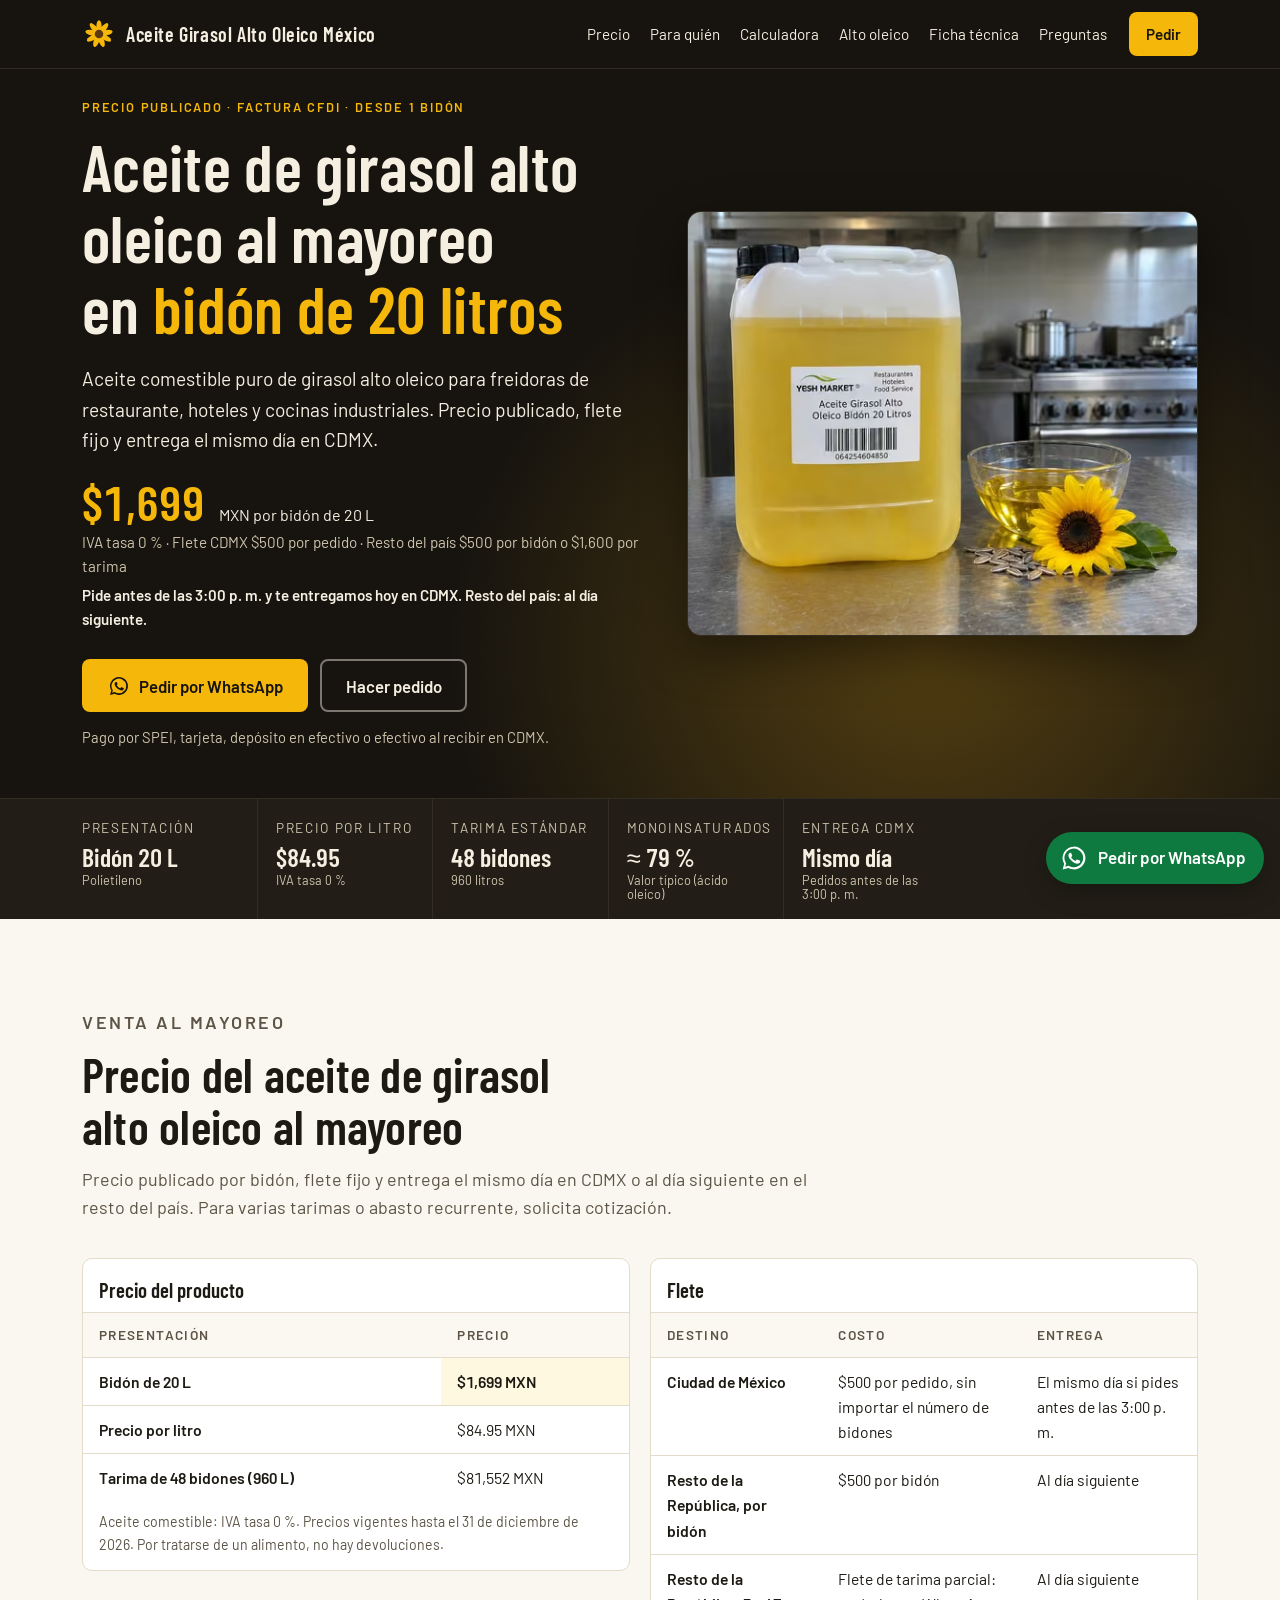
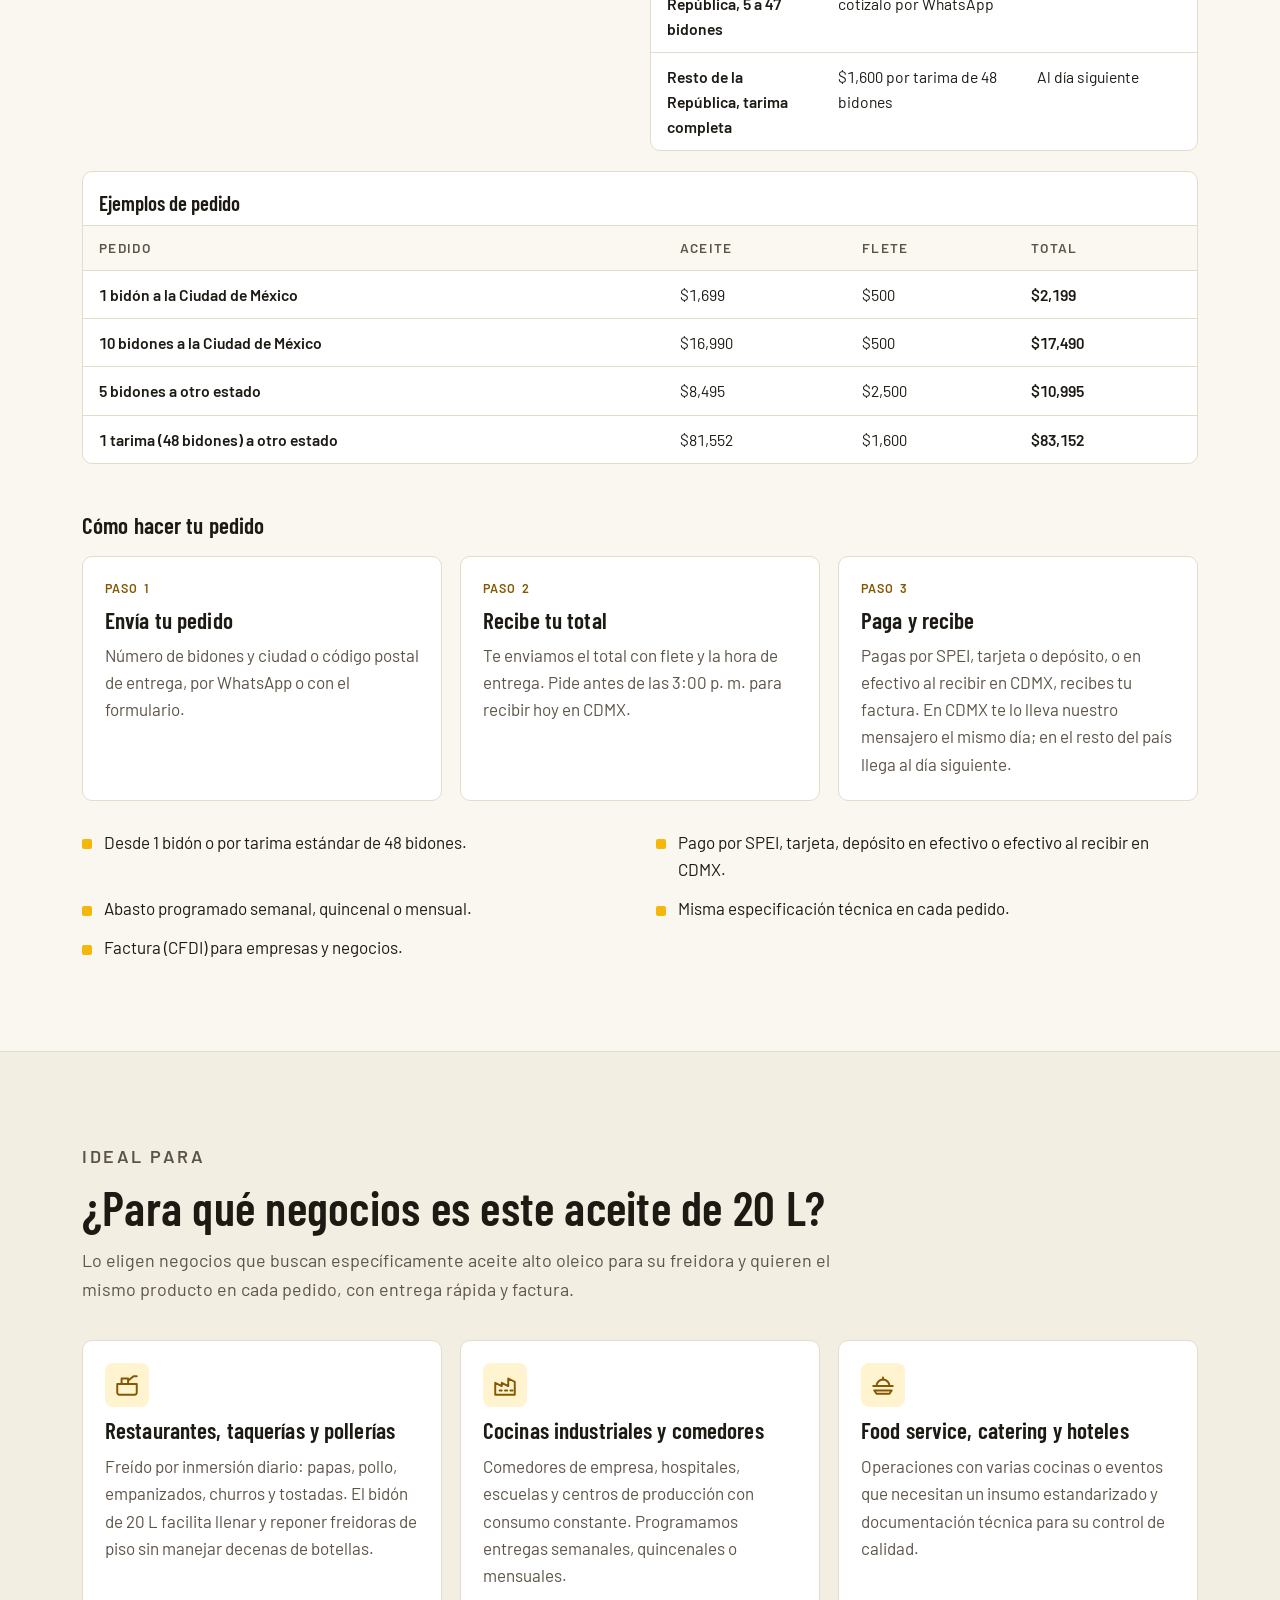
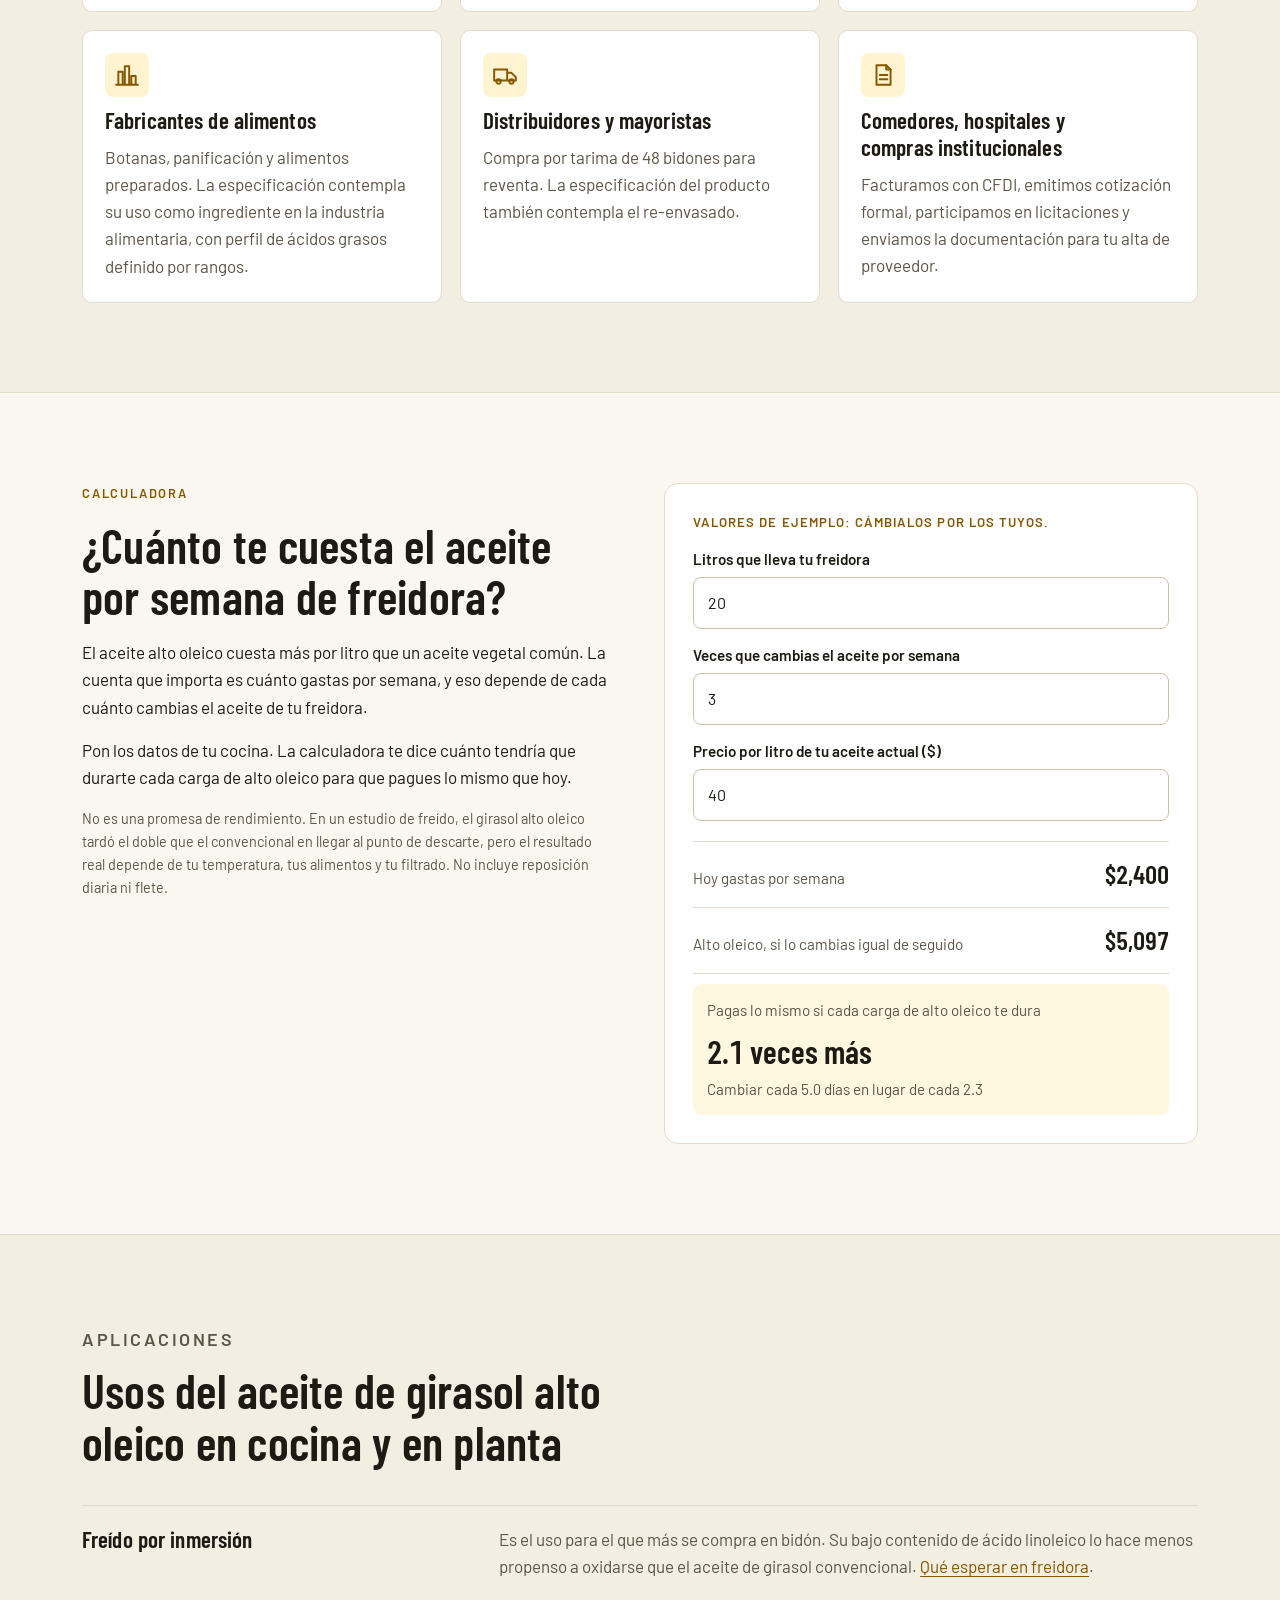
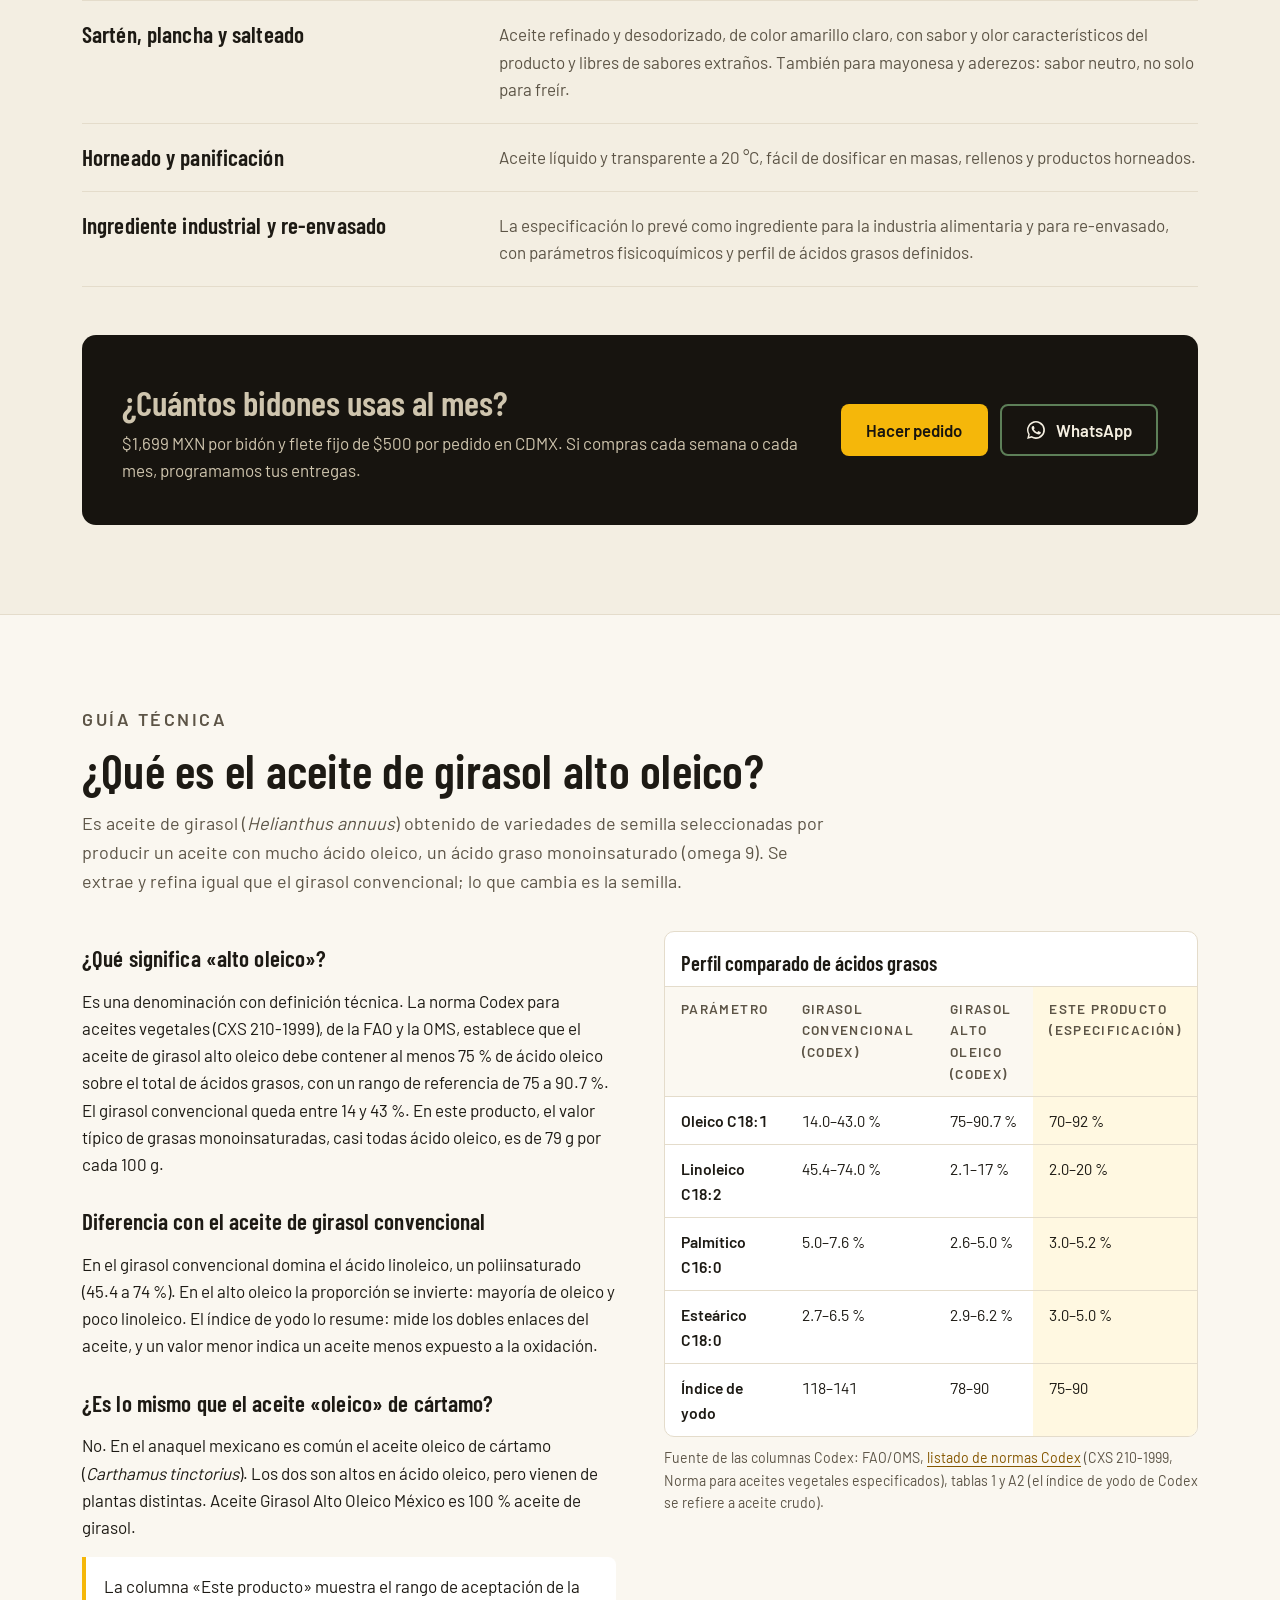
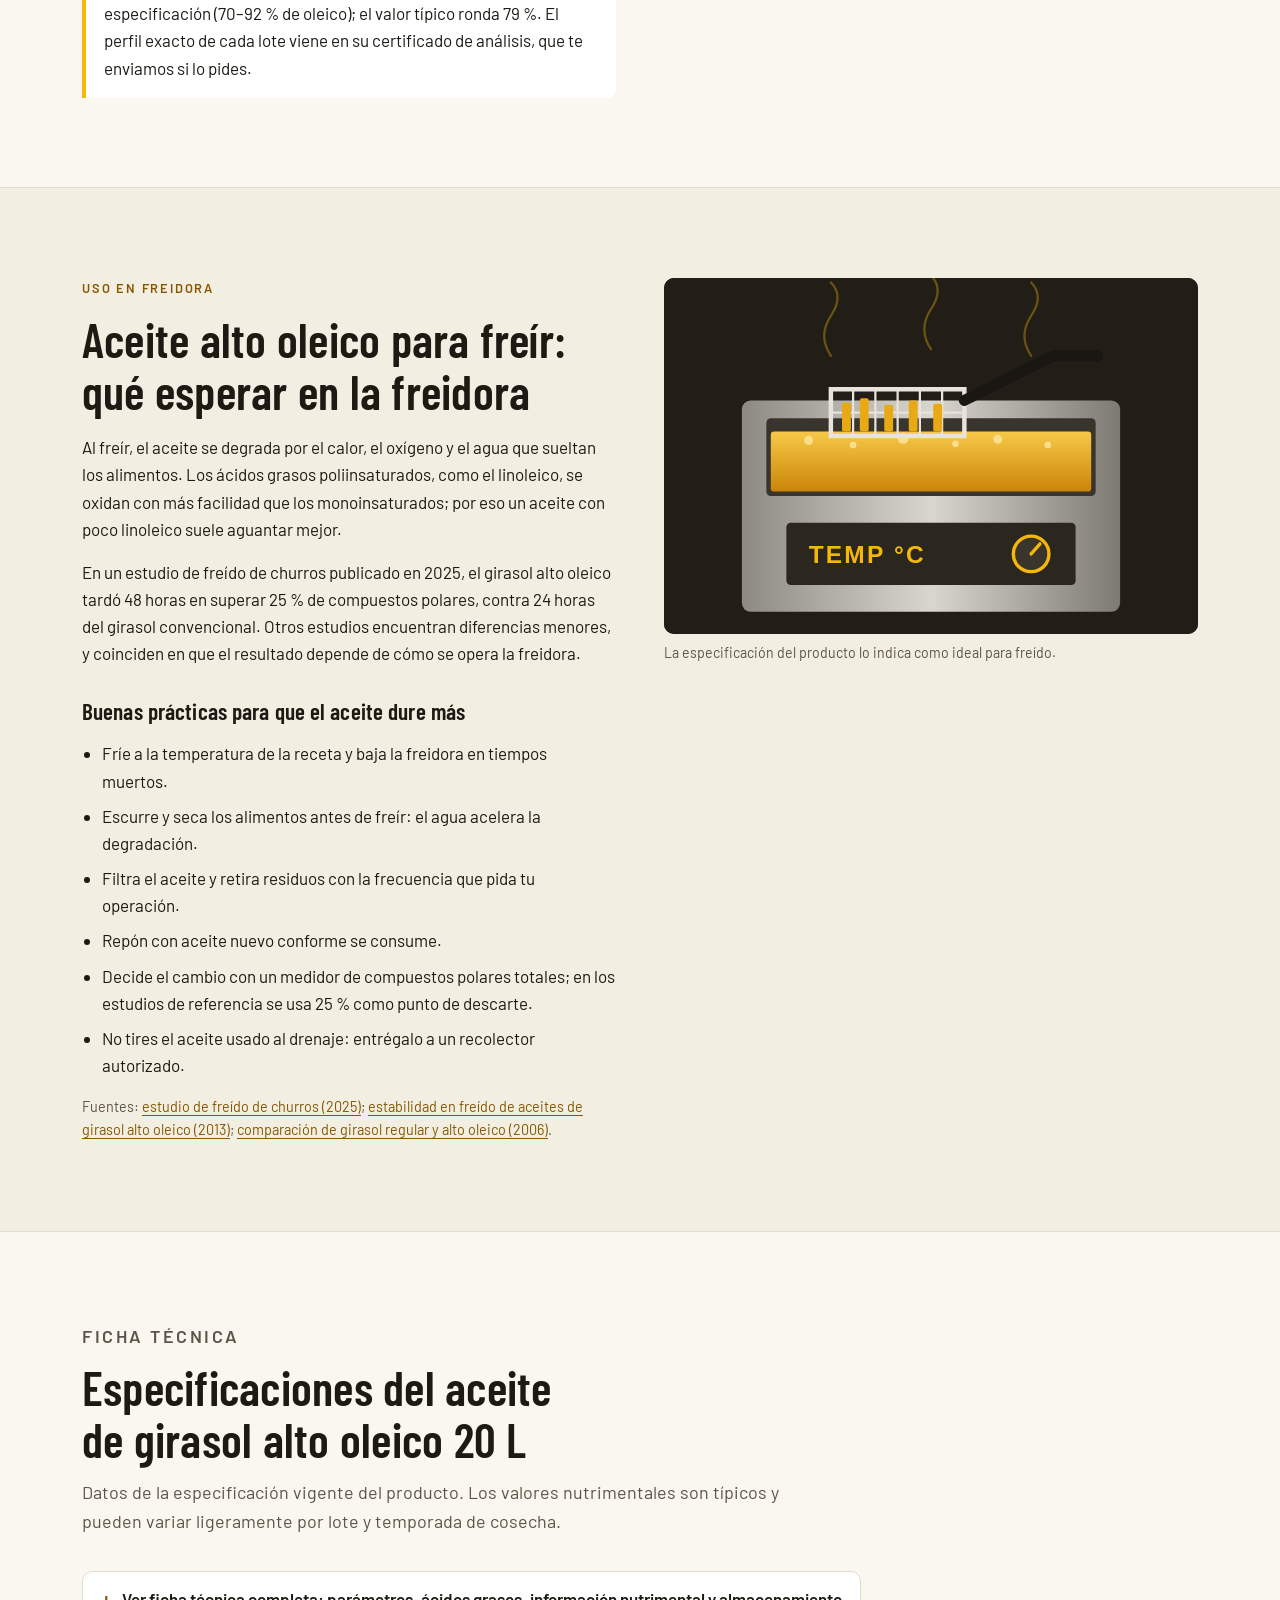
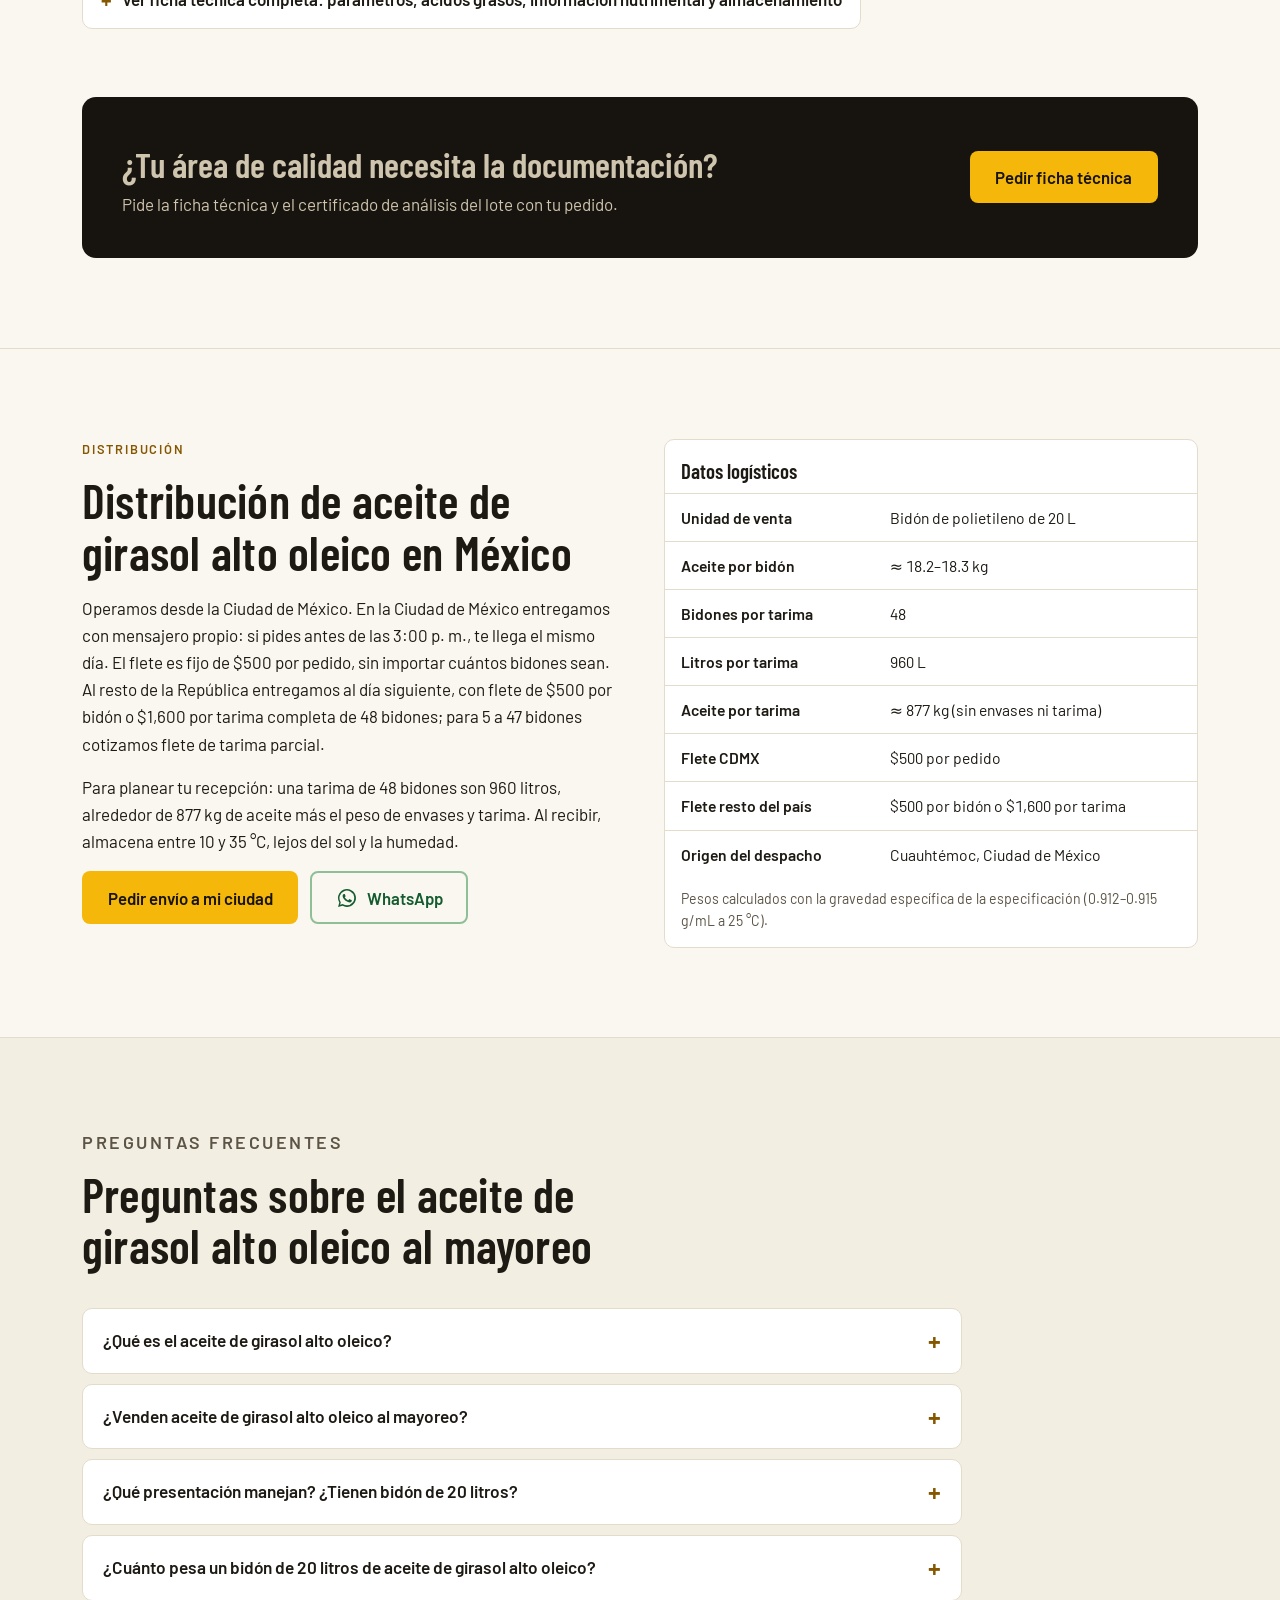
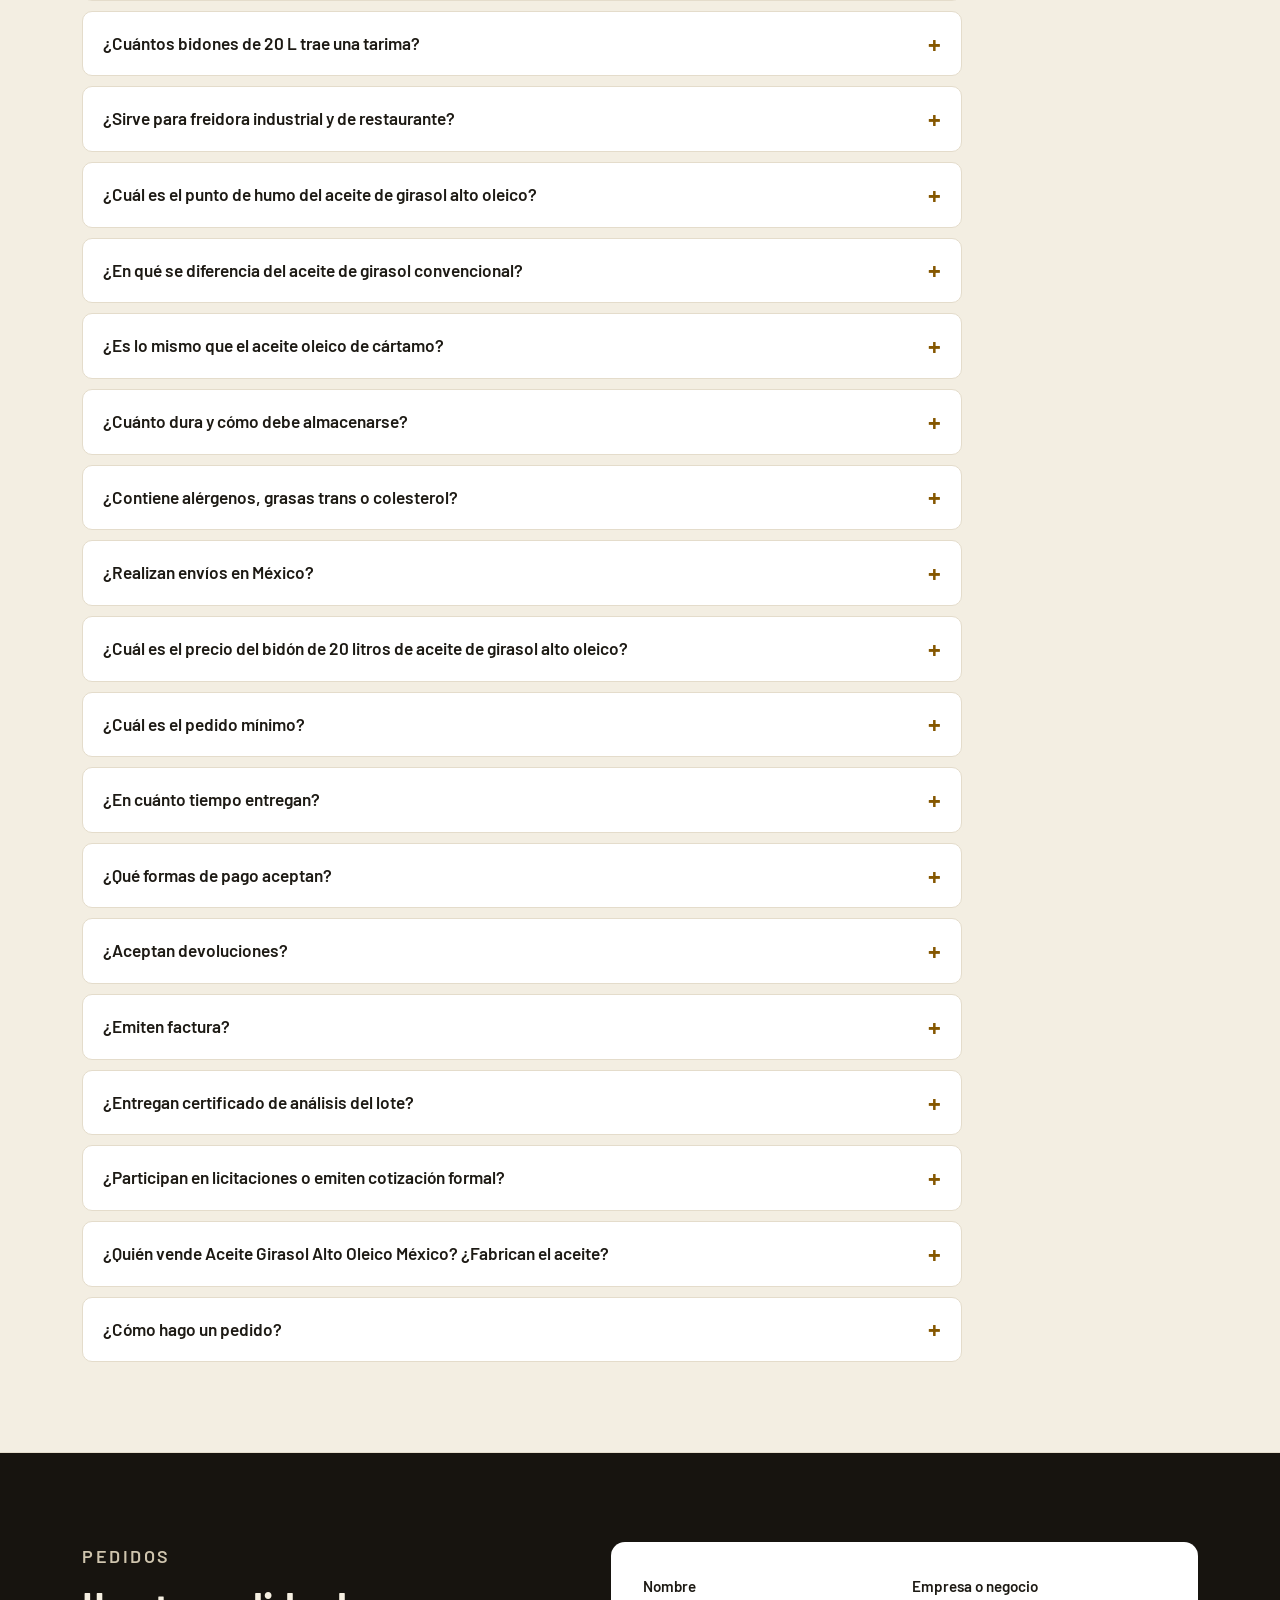
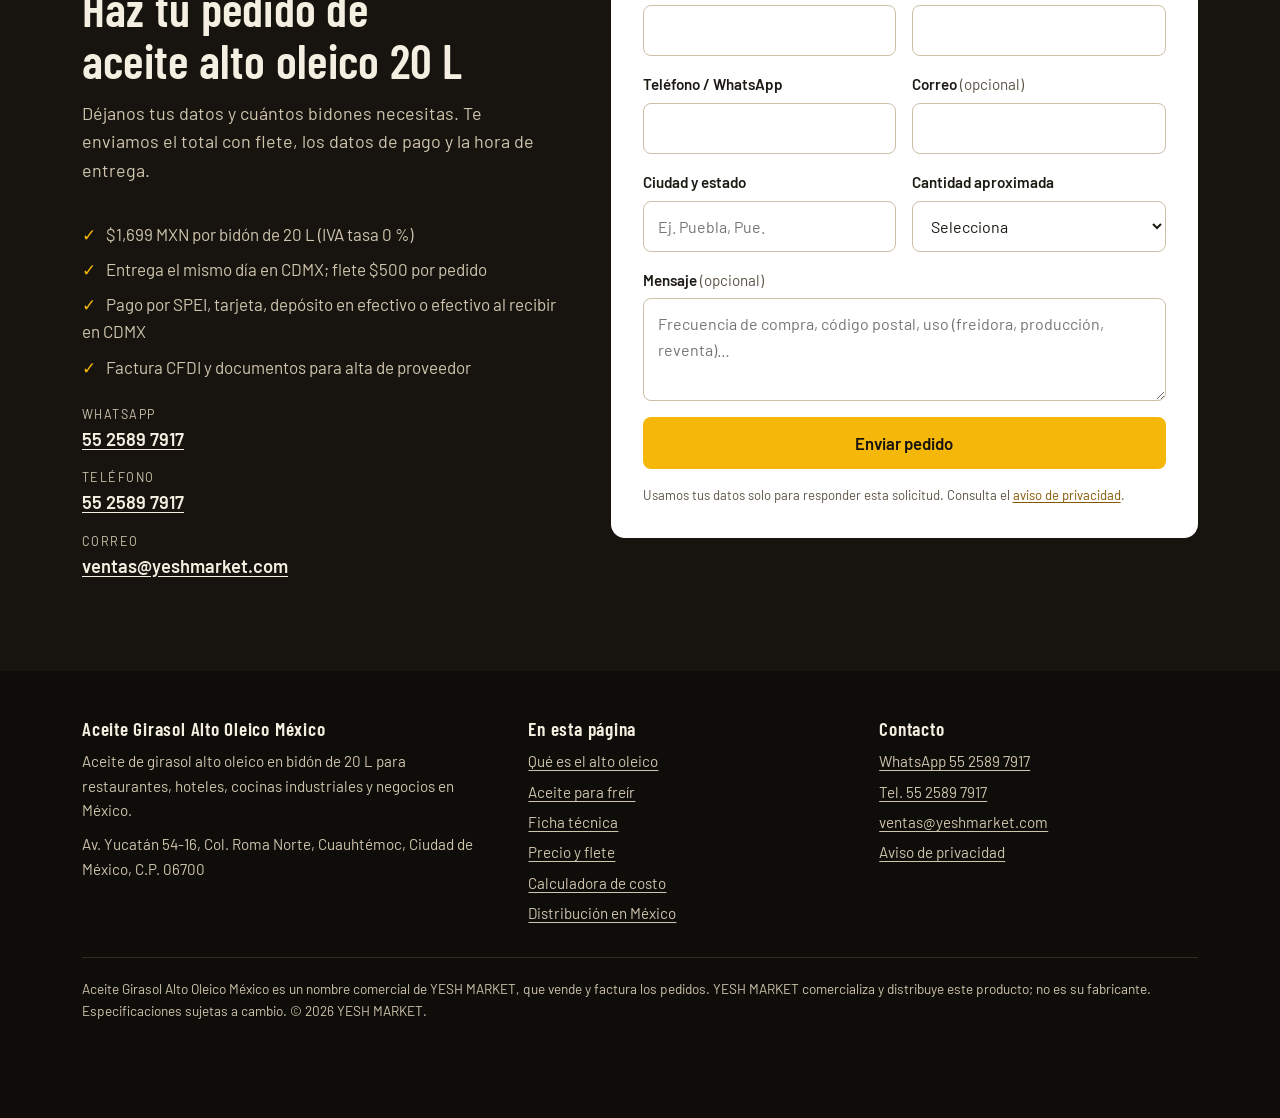
<file: index.html>
<!doctype html>
<html lang="es-MX">
<head>
<meta charset="utf-8">
<!-- Google Tag Manager -->
<script>(function(w,d,s,l,i){w[l]=w[l]||[];w[l].push({'gtm.start':new Date().getTime(),event:'gtm.js'});var f=d.getElementsByTagName(s)[0],j=d.createElement(s),dl=l!='dataLayer'?'&l='+l:'';j.async=true;j.src='https://www.googletagmanager.com/gtm.js?id='+i+dl;f.parentNode.insertBefore(j,f);})(window,document,'script','dataLayer','GTM-TG3WTXMM');</script>
<!-- End Google Tag Manager -->
<meta name="viewport" content="width=device-width,initial-scale=1,viewport-fit=cover">
<title>Aceite de girasol alto oleico 20 litros · $1,699 al mayoreo</title>
<meta name="description" content="Aceite de girasol alto oleico en bidón de 20 litros a $1,699 MXN ($84.95/litro). Desde 1 bidón, para freidora industrial. Factura CFDI y entrega el mismo día en CDMX.">
<meta name="robots" content="index,follow,max-image-preview:large,max-snippet:-1">
<link rel="canonical" href="https://aceitealtooleico.com/">
<link rel="alternate" hreflang="es-MX" href="https://aceitealtooleico.com/">
<meta name="theme-color" content="#17140f">
<link rel="icon" href="assets/img/favicon.svg" type="image/svg+xml">
<link rel="apple-touch-icon" href="assets/img/apple-touch-icon.png">
<link rel="manifest" href="site.webmanifest">
<link rel="preload" as="image" type="image/avif" imagesrcset="assets/img/bidon-20-litros-aceite-girasol-alto-oleico-cocina.avif 1x, assets/img/bidon-20-litros-aceite-girasol-alto-oleico-cocina-2x.avif 2x" fetchpriority="high">
<link rel="preload" href="assets/fonts/barlow-condensed-latin-600-normal.woff2" as="font" type="font/woff2" crossorigin>
<link rel="preload" href="assets/fonts/barlow-latin-400-normal.woff2" as="font" type="font/woff2" crossorigin>
<link rel="preload" href="assets/fonts/barlow-latin-600-normal.woff2" as="font" type="font/woff2" crossorigin>
<style>/* Concepto: hoja de especificación industrial. Hero oscuro con el bidón y su escala de litros;
   secciones claras tipo ficha técnica; el amarillo girasol se reserva para acciones y datos clave. */
@font-face{font-family:"Barlow Condensed";font-style:normal;font-weight:600;font-display:optional;src:url(assets/fonts/barlow-condensed-latin-600-normal.woff2) format("woff2")}
@font-face{font-family:"Barlow";font-style:normal;font-weight:400;font-display:optional;src:url(assets/fonts/barlow-latin-400-normal.woff2) format("woff2")}
@font-face{font-family:"Barlow";font-style:normal;font-weight:600;font-display:optional;src:url(assets/fonts/barlow-latin-600-normal.woff2) format("woff2")}

:root{
  --ink:#17140f;        /* fondo oscuro cálido */
  --ink-2:#221e17;
  --ink-3:#322c22;
  --paper:#faf7f0;      /* fondo claro */
  --card:#ffffff;
  --line:#e4dccb;
  --text:#1d1a14;
  --muted:#5c5446;
  --on-dark:#f5efe1;
  --on-dark-muted:#cfc5ae;
  --sun:#f5b70a;        /* amarillo girasol: acciones */
  --sun-hover:#ffc933;
  --gold-ink:#855700;   /* dorado legible sobre claro */
  --oil:#e8a915;
  --wa:#0f7a3f;
  --focus:#2b6cff;
  --display:"Barlow Condensed","Arial Narrow","Roboto Condensed",Arial,sans-serif;
  --body:"Barlow",system-ui,-apple-system,"Segoe UI",Roboto,Arial,sans-serif;
  --r:10px;
  --wrap:1180px;
  --gutter:clamp(16px,4vw,32px);
  color-scheme:light;
}
*,*::before,*::after{box-sizing:border-box}
html{-webkit-text-size-adjust:100%;scroll-behavior:smooth;scroll-padding-top:16px}
body{margin:0;background:var(--paper);color:var(--text);font-family:var(--body);font-size:1.0625rem;line-height:1.6;text-rendering:optimizeLegibility}
img,svg{max-width:100%;height:auto;display:block}
a{color:var(--gold-ink);text-underline-offset:.18em}
a:hover{color:var(--text)}
:focus-visible{outline:3px solid var(--focus);outline-offset:2px;border-radius:4px}
h1,h2,h3{font-family:var(--display);font-weight:600;line-height:1.08;text-wrap:balance;margin:0;letter-spacing:.005em}
h2{font-size:clamp(2rem,1.4rem + 2.2vw,3rem)}
h3{font-size:1.45rem;line-height:1.15}
p{margin:0}
.wrap{max-width:var(--wrap);margin-inline:auto;padding-inline:var(--gutter)}
.skip{position:absolute;left:-999px;top:0;background:var(--sun);color:var(--ink);padding:8px 14px;z-index:99}
.skip:focus{left:8px;top:8px}
.eyebrow{font-family:var(--body);font-weight:600;font-size:.8rem;letter-spacing:.14em;text-transform:uppercase;color:var(--gold-ink)}
.lead{font-size:1.2rem;max-width:62ch}
.muted{color:var(--muted)}
.small{font-size:.9rem}
.num{font-variant-numeric:tabular-nums}

/* Botones */
.btn{display:inline-flex;align-items:center;justify-content:center;gap:.55em;min-height:52px;padding:.8em 1.4em;border-radius:8px;font-family:var(--body);font-weight:600;font-size:1.05rem;line-height:1.1;text-decoration:none;border:2px solid transparent;cursor:pointer;transition:background-color .15s,border-color .15s,color .15s}
.btn svg{width:22px;height:22px;flex:none}
.btn-primary{background:var(--sun);color:var(--ink)}
.btn-primary:hover{background:var(--sun-hover);color:var(--ink)}
.btn-wa{background:transparent;color:var(--on-dark);border-color:#5d7f58}
.btn-wa:hover{background:#1c3a24;color:#fff}
.btn-outline{background:transparent;color:var(--on-dark);border-color:rgba(246,241,230,.45)}
.btn-outline:hover{background:rgba(246,241,230,.08);color:#fff}
.on-light .btn-wa{color:#145c2f;border-color:#8fbf99}
.on-light .btn-wa:hover{background:#e7f4ea;color:#0f4724}
.ctas{display:flex;flex-wrap:wrap;gap:12px}

/* Header */
.site-header{background:var(--ink);color:var(--on-dark);border-bottom:1px solid var(--ink-3)}
.site-header .wrap{display:flex;align-items:center;justify-content:space-between;gap:16px;min-height:68px}
.brand{display:flex;align-items:center;gap:10px;color:var(--on-dark);text-decoration:none;font-family:var(--display);font-size:1.5rem;letter-spacing:.06em}
.brand img{width:34px;height:34px}
.brand small{display:block;font-family:var(--body);font-size:.68rem;letter-spacing:.12em;color:var(--on-dark-muted);text-transform:uppercase;line-height:1.1}
.nav{display:flex;align-items:center;gap:22px}
.nav ul{display:flex;gap:20px;list-style:none;margin:0;padding:0}
.nav a:not(.btn){color:var(--on-dark);text-decoration:none;font-size:.95rem}
.nav a:not(.btn):hover{color:var(--sun)}
.nav .btn{min-height:44px;padding:.55em 1em;font-size:.95rem}
@media (max-width:900px){.nav ul{display:none}}
.nav .nav-wa{display:none}
@media (max-width:900px){.nav .nav-pedir{display:none}.nav .nav-wa{display:inline-flex}}

/* Hero */
.hero{background:var(--ink);color:var(--on-dark);position:relative;overflow:hidden}
.hero::before{content:"";position:absolute;inset:auto -10% -40% 35%;height:120%;background:radial-gradient(closest-side,rgba(232,169,21,.28),rgba(232,169,21,0));pointer-events:none}
.hero .wrap{position:relative;display:grid;grid-template-columns:minmax(0,1.15fr) minmax(0,.85fr);gap:40px;align-items:center;padding-block:28px 48px}
.crumbs{grid-column:1/-1;font-size:.85rem;color:var(--on-dark-muted)}
.crumbs ol{list-style:none;display:flex;flex-wrap:wrap;gap:6px;margin:0;padding:0}
.crumbs li+li::before{content:"›";margin-right:6px;color:var(--on-dark-muted)}
.crumbs a{color:var(--on-dark-muted)}
.hero .eyebrow{color:var(--sun)}
.hero h1{font-size:clamp(2.4rem,1.6rem + 3.2vw,4.1rem);margin-top:14px;max-width:19ch}
.hero h1 em{font-style:normal;color:var(--sun)}
.hero .lead{margin-top:20px;color:var(--on-dark)}
.hero .ctas{margin-top:28px}
.hero .note{margin-top:14px;color:var(--on-dark-muted);font-size:.92rem}
.hero-fig{justify-self:center;width:min(100%,400px)}
.hero-fig img{width:100%;height:auto;aspect-ratio:420/500}
@media (max-width:820px){
  .hero .wrap{grid-template-columns:1fr;gap:24px;padding-block:20px 36px}
  .hero-fig{width:min(56vw,230px)}
}

/* Tira de especificaciones */
.specbar{background:var(--ink-2);color:var(--on-dark);border-top:1px solid var(--ink-3)}
@media (min-width:1024px){.specbar dl{padding-right:240px}}
.specbar dl{margin:0;display:grid;grid-template-columns:repeat(5,minmax(0,1fr))}
.specbar dl>div{padding:18px 18px;border-left:1px solid var(--ink-3)}
.specbar dl>div:first-child{border-left:0;padding-left:0}
.specbar dt{font-size:.85rem;letter-spacing:.12em;text-transform:uppercase;color:var(--on-dark-muted)}
.specbar dd{margin:4px 0 0;font-family:var(--display);font-size:1.6rem;line-height:1.1;font-variant-numeric:tabular-nums}
.specbar dd span{display:block;font-family:var(--body);font-size:.8rem;color:var(--on-dark-muted);margin-top:2px}
@media (max-width:900px){
  .specbar dl{grid-template-columns:repeat(2,minmax(0,1fr))}
  .specbar dl>div,.specbar dl>div:first-child{border-left:0;padding:14px 0;border-top:1px solid var(--ink-3)}
  .specbar dl>div:nth-child(-n+2){border-top:0}
  .specbar dl>div:last-child{grid-column:1/-1}
}

/* Secciones */
.section{padding-block:clamp(56px,7vw,96px)}
.section+.section{border-top:1px solid var(--line)}
.head{display:grid;gap:12px;max-width:760px;margin-bottom:36px}
.head p{color:var(--muted);font-size:1.12rem}
.alt{background:#f3eee2}

/* Tarjetas de clientes */
.grid-3{display:grid;grid-template-columns:repeat(3,minmax(0,1fr));gap:18px}
@media (max-width:900px){.grid-3{grid-template-columns:repeat(2,minmax(0,1fr))}}
@media (max-width:600px){.grid-3{grid-template-columns:1fr}}
.card{background:var(--card);border:1px solid var(--line);border-radius:var(--r);padding:22px;display:grid;gap:10px;align-content:start;min-width:0}
.card .ico{width:44px;height:44px;border-radius:8px;background:#fff4cf;display:grid;place-items:center}
.card .ico svg{width:26px;height:26px}
.card p{color:var(--muted)}

/* Tablas */
.table-wrap{overflow-x:auto;border:1px solid var(--line);border-radius:var(--r);background:var(--card)}
table{width:100%;border-collapse:collapse;font-variant-numeric:tabular-nums;font-size:.98rem}
caption{text-align:left;padding:14px 16px 6px;font-family:var(--display);font-size:1.3rem;font-weight:600}
th,td{padding:11px 16px;text-align:left;vertical-align:top;border-top:1px solid var(--line)}
thead th{font-size:.85rem;letter-spacing:.1em;text-transform:uppercase;color:var(--muted);font-weight:600;background:#fbf8f1}
tbody th{font-weight:600}
td.hl,th.hl{background:#fff8e1}
.tnote{font-size:.88rem;color:var(--muted);margin-top:10px}

/* Aplicaciones */
.apps{display:grid;gap:0;border-top:1px solid var(--line)}
.app{display:grid;grid-template-columns:minmax(0,.9fr) minmax(0,1.6fr);gap:24px;padding:20px 0;border-bottom:1px solid var(--line)}
.app p{color:var(--muted)}
@media (max-width:700px){.app{grid-template-columns:1fr;gap:6px}}

/* Banda CTA */
.cta-band{background:var(--ink);color:var(--on-dark);border-radius:14px;padding:clamp(24px,4vw,40px);display:grid;grid-template-columns:minmax(0,1.4fr) auto;gap:24px;align-items:center;margin-top:48px}
.cta-band h3,.cta-band .h3{font-family:var(--display);font-size:clamp(1.6rem,1.2rem + 1.4vw,2.2rem);font-weight:600;line-height:1.1}
.cta-band p{color:var(--on-dark-muted);margin-top:8px}
@media (max-width:760px){.cta-band{grid-template-columns:1fr}}

/* Alto oleico */
.split{display:grid;grid-template-columns:minmax(0,1fr) minmax(0,1fr);gap:48px;align-items:start}
@media (max-width:900px){.split{grid-template-columns:1fr;gap:32px}}
.prose{display:grid;gap:16px;max-width:66ch}
.prose h3{margin-top:14px}
.prose ul{margin:0;padding-left:1.2em;display:grid;gap:8px}
.callout{border-left:4px solid var(--sun);background:var(--card);padding:16px 18px;border-radius:0 8px 8px 0}
.fig{border-radius:var(--r);overflow:hidden;background:var(--ink-2)}
.fig img{width:100%;height:auto;aspect-ratio:3/2}
figure{margin:0}
figcaption{font-size:.88rem;color:var(--muted);margin-top:8px}

/* Ficha técnica */
.spec-grid{display:grid;grid-template-columns:repeat(2,minmax(0,1fr));gap:20px;align-items:start}
@media (max-width:900px){.spec-grid{grid-template-columns:1fr}}

/* Proceso de cotización */
.steps{list-style:none;margin:0;padding:0;display:grid;grid-template-columns:repeat(3,minmax(0,1fr));gap:18px;counter-reset:s}
.steps li{counter-increment:s;background:var(--card);border:1px solid var(--line);border-radius:var(--r);padding:22px;display:grid;gap:8px;align-content:start}
.steps li::before{content:"Paso " counter(s);font-size:.78rem;letter-spacing:.12em;text-transform:uppercase;color:var(--gold-ink);font-weight:600}
.steps p{color:var(--muted)}
@media (max-width:800px){.steps{grid-template-columns:1fr}}
.facts{display:grid;grid-template-columns:repeat(2,minmax(0,1fr));gap:12px 32px;margin:28px 0 0;padding:0;list-style:none}
.facts li{padding-left:22px;position:relative}
.facts li::before{content:"";position:absolute;left:0;top:.62em;width:10px;height:10px;border-radius:2px;background:var(--sun)}
@media (max-width:700px){.facts{grid-template-columns:1fr}}

/* FAQ */
.faq{display:grid;gap:10px;max-width:880px}
.faq details{background:var(--card);border:1px solid var(--line);border-radius:var(--r)}
.faq summary{cursor:pointer;list-style:none;padding:18px 52px 18px 20px;font-weight:600;font-size:1.08rem;position:relative}
.faq summary::-webkit-details-marker{display:none}
.faq summary::after{content:"+";position:absolute;right:20px;top:50%;transform:translateY(-50%);font-family:var(--display);font-size:1.8rem;color:var(--gold-ink);line-height:1}
.faq details[open] summary::after{content:"–"}
.faq details>div{padding:0 20px 18px;color:var(--muted);max-width:75ch}

/* Cotización */
.quote{background:var(--ink);color:var(--on-dark)}
.quote .head p{color:var(--on-dark-muted)}
.quote .eyebrow{color:var(--sun)}
.quote-grid{display:grid;grid-template-columns:minmax(0,.9fr) minmax(0,1.1fr);gap:48px;align-items:start}
@media (max-width:900px){.quote-grid{grid-template-columns:1fr;gap:32px}}
.contact-list{list-style:none;margin:24px 0 0;padding:0;display:grid;gap:14px}
.contact-list span{display:block;font-size:.78rem;letter-spacing:.12em;text-transform:uppercase;color:var(--on-dark-muted)}
.contact-list a,.contact-list b{color:var(--on-dark);font-size:1.15rem;font-weight:600}
.checks{list-style:none;padding:0;margin:20px 0 0;display:grid;gap:8px;color:var(--on-dark-muted)}
.checks li::before{content:"✓";color:var(--sun);margin-right:10px;font-weight:600}
.form{background:var(--card);color:var(--text);border-radius:14px;padding:clamp(20px,3vw,32px);display:grid;grid-template-columns:repeat(2,minmax(0,1fr));gap:16px}
.form .full{grid-column:1/-1}
@media (max-width:560px){.form{grid-template-columns:1fr}}
.field{display:grid;gap:6px;min-width:0}
.field label{font-weight:600;font-size:.95rem}
.field label .opt{font-weight:400;color:var(--muted)}
.field input,.field select,.field textarea{width:100%;font:inherit;font-size:1rem;color:var(--text);background:#fff;border:1.5px solid #cbbfa6;border-radius:8px;padding:12px 14px;min-height:50px}
.field textarea{min-height:96px;resize:vertical}
.field input:focus,.field select:focus,.field textarea:focus{outline:3px solid var(--focus);outline-offset:1px;border-color:var(--focus)}
.hp{position:absolute!important;left:-9999px!important;width:1px;height:1px;overflow:hidden}
.form .btn{width:100%}
.form-status{grid-column:1/-1;font-size:.95rem}
.form-status.ok{background:#e9f6ec;border:1px solid #9fd0aa;color:#0f4724;padding:14px;border-radius:8px}
.form-status.err{background:#fdecea;border:1px solid #f1a9a0;color:#7a1c10;padding:14px;border-radius:8px}
.form-status a{color:inherit;font-weight:600}
.legal{grid-column:1/-1;font-size:.82rem;color:var(--muted)}

/* Footer */
.site-footer{background:#0f0d09;color:var(--on-dark-muted);font-size:.95rem;padding-block:48px 96px}
.site-footer .wrap{display:grid;grid-template-columns:minmax(0,1.3fr) repeat(2,minmax(0,1fr));gap:32px}
.site-footer h2{font-size:1.2rem;color:var(--on-dark);margin-bottom:10px;letter-spacing:.04em}
.site-footer ul{list-style:none;margin:0;padding:0;display:grid;gap:6px}
.site-footer a{color:var(--on-dark-muted)}
.site-footer a:hover{color:var(--sun)}
.site-footer .disclaimer{grid-column:1/-1;border-top:1px solid var(--ink-3);padding-top:20px;font-size:.85rem}
@media (max-width:800px){.site-footer .wrap{grid-template-columns:1fr}}

/* WhatsApp flotante */
.wa-float{position:fixed;right:max(16px,env(safe-area-inset-right,0px));bottom:calc(16px + env(safe-area-inset-bottom,0px));z-index:50;display:flex;align-items:center;gap:10px;background:var(--wa);color:#fff;text-decoration:none;font-weight:600;border-radius:999px;padding:12px 18px 12px 14px;box-shadow:0 8px 24px rgba(0,0,0,.28)}
.wa-float svg{width:28px;height:28px}
.wa-float:hover{background:#0c6533;color:#fff}
@media (max-width:560px){.wa-float span{position:absolute;width:1px;height:1px;overflow:hidden;clip:rect(0 0 0 0)}.wa-float{padding:14px}}

@media (prefers-reduced-motion:reduce){html{scroll-behavior:auto}*{transition:none!important}}
.split>*,.spec-grid>*,.quote-grid>*,.hero .wrap>*{min-width:0}

/* Precio */
.price{margin-top:22px;display:grid;gap:4px}
.price-main{font-family:var(--display);font-size:clamp(2.2rem,1.6rem + 2vw,3rem);line-height:1;color:var(--sun)}
.price-main small{font-family:var(--body);font-size:1rem;color:var(--on-dark);margin-left:4px}
.price-sub{font-size:.95rem;color:var(--on-dark-muted)}
.price-grid{display:grid;grid-template-columns:repeat(2,minmax(0,1fr));gap:20px;align-items:start}
.price-grid>*{min-width:0}
.price-grid .full{grid-column:1/-1}
@media (max-width:800px){.price-grid{grid-template-columns:1fr}}
.sub{margin:48px 0 18px}

/* Foto del hero */
.hero-fig picture{display:block}
.hero-fig img.photo{aspect-ratio:532/443;width:100%;height:auto;border-radius:14px;box-shadow:0 18px 50px rgba(0,0,0,.45);border:1px solid var(--ink-3)}
.hero .wrap{grid-template-columns:minmax(0,1.05fr) minmax(0,.95fr)}
.hero-fig{width:min(100%,532px)}
@media (max-width:820px){.hero .wrap{grid-template-columns:1fr}.hero-fig{width:100%;max-width:532px}}

/* Marca en header */
.brand span{font-size:1.25rem;letter-spacing:.03em;line-height:1.05}
@media (max-width:560px){.brand span{font-size:1.02rem}.brand small{font-size:.62rem}}
/* Calculadora */
.calc{background:var(--card);border:1px solid var(--line);border-radius:14px;padding:clamp(20px,3vw,28px);display:grid;gap:14px;min-width:0}
.calc-tag{font-size:.82rem;letter-spacing:.08em;text-transform:uppercase;color:var(--gold-ink);font-weight:600}
.calc-out{margin:6px 0 0;display:grid;gap:0;border-top:1px solid var(--line)}
.calc-out div{display:flex;justify-content:space-between;align-items:baseline;gap:16px;padding:12px 0;border-bottom:1px solid var(--line)}
.calc-out dt{color:var(--muted);font-size:.95rem}
.calc-out dd{margin:0;font-family:var(--display);font-size:1.6rem;font-variant-numeric:tabular-nums;text-align:right}
.calc-out .calc-key{display:grid;gap:4px;background:#fff8e1;margin-top:10px;padding:14px;border-radius:8px;border:0}
.calc-out .calc-key dd{text-align:left;font-size:2rem;color:var(--text)}
.calc-out .calc-key small{display:block;font-family:var(--body);font-size:.95rem;color:var(--muted)}
.prose strong,.price-sub strong{color:inherit}
.price-sub strong{color:var(--on-dark)}
strong,b{font-weight:600}

/* Ficha técnica plegable */
details.more{margin-top:8px}
details.more>summary{cursor:pointer;list-style:none;display:inline-flex;align-items:center;gap:10px;font-weight:600;padding:14px 18px;border:1.5px solid var(--line);border-radius:10px;background:var(--card);margin-bottom:20px}
details.more>summary::-webkit-details-marker{display:none}
details.more>summary::before{content:"+";font-family:var(--display);font-size:1.5rem;line-height:1;color:var(--gold-ink)}
details.more[open]>summary::before{content:"–"}
blockquote.card{margin:0}
blockquote.card footer{font-weight:600;color:var(--text)}
</style>

<meta property="og:type" content="product">
<meta property="og:locale" content="es_MX">
<meta property="og:site_name" content="Aceite Girasol Alto Oleico México">
<meta property="og:title" content="Aceite de girasol alto oleico 20 litros · $1,699 al mayoreo">
<meta property="og:description" content="$1,699 MXN por bidón de 20 litros ($84.95 por litro). Para freidora industrial, restaurantes y cocinas industriales. Entrega el mismo día en CDMX.">
<meta property="og:url" content="https://aceitealtooleico.com/">
<meta property="og:image" content="https://aceitealtooleico.com/assets/img/og-aceite-girasol-alto-oleico-20-litros.jpg">
<meta property="og:image:width" content="1200">
<meta property="og:image:height" content="630">
<meta property="og:image:alt" content="Bidón de 20 litros de aceite de girasol alto oleico al mayoreo, Aceite Girasol Alto Oleico México">
<meta name="twitter:card" content="summary_large_image">
<meta name="twitter:title" content="Aceite de girasol alto oleico 20 litros · $1,699 al mayoreo">
<meta name="twitter:description" content="$1,699 MXN por bidón de 20 litros ($84.95 por litro). Para freidora industrial, restaurantes y cocinas industriales. Entrega el mismo día en CDMX.">
<meta name="twitter:image" content="https://aceitealtooleico.com/assets/img/og-aceite-girasol-alto-oleico-20-litros.jpg">
<meta name="twitter:image:alt" content="Bidón de 20 litros de aceite de girasol alto oleico al mayoreo">

<script type="application/ld+json">{"@context":"https://schema.org","@graph":[{"@type":"Organization","@id":"https://yeshmarket.com/#organization","name":"YESH MARKET","alternateName":"Aceite Girasol Alto Oleico México","url":"https://yeshmarket.com/","logo":{"@type":"ImageObject","url":"https://aceitealtooleico.com/assets/img/apple-touch-icon.png","width":180,"height":180},"email":"ventas@yeshmarket.com","telephone":"+525525897917","address":{"@type":"PostalAddress","streetAddress":"Av. Yucatán 54-16, Col. Roma Norte","addressLocality":"Cuauhtémoc, Ciudad de México","addressRegion":"CDMX","postalCode":"06700","addressCountry":"MX"},"contactPoint":[{"@type":"ContactPoint","contactType":"sales","telephone":"+525525897917","email":"ventas@yeshmarket.com","areaServed":"MX","availableLanguage":"es"}],"areaServed":{"@type":"Country","name":"México"}},{"@type":"WebSite","@id":"https://aceitealtooleico.com/#website","url":"https://aceitealtooleico.com/","name":"Aceite Girasol Alto Oleico México","publisher":{"@id":"https://yeshmarket.com/#organization"},"inLanguage":"es-MX"},{"@type":"WebPage","@id":"https://aceitealtooleico.com/#webpage","url":"https://aceitealtooleico.com/","name":"Aceite de girasol alto oleico 20 litros · $1,699 al mayoreo","description":"Aceite de girasol alto oleico en bidón de 20 litros a $1,699 MXN ($84.95/litro). Desde 1 bidón, para freidora industrial. Factura CFDI y entrega el mismo día en CDMX.","inLanguage":"es-MX","isPartOf":{"@id":"https://aceitealtooleico.com/#website"},"about":{"@id":"https://aceitealtooleico.com/#producto"},"mainEntity":{"@id":"https://aceitealtooleico.com/#producto"},"primaryImageOfPage":{"@type":"ImageObject","url":"https://aceitealtooleico.com/assets/img/bidon-aceite-girasol-alto-oleico-20-litros.jpg","width":1200,"height":1200},"dateModified":"2026-11-04"},{"@type":"Product","@id":"https://aceitealtooleico.com/#producto","sku":"ACEITE-GIRASOL-AO-20L","name":"Aceite comestible puro de girasol alto oleico, bidón de 20 L","brand":{"@type":"Brand","name":"Aceite Girasol Alto Oleico México"},"description":"Aceite comestible puro de girasol alto oleico con refinación completa, en bidón de polietileno de 20 litros, para freído, cocinas industriales, food service y producción de alimentos. Venta al mayoreo con cotización por volumen y distribución en México.","image":["https://aceitealtooleico.com/assets/img/bidon-20-litros-aceite-girasol-alto-oleico-cocina.jpg","https://aceitealtooleico.com/assets/img/bidon-aceite-girasol-alto-oleico-20-litros.jpg","https://aceitealtooleico.com/assets/img/bidon-aceite-girasol-alto-oleico-20-litros.webp"],"category":"Aceites comestibles > Aceite de girasol alto oleico","material":"Aceite de girasol (Helianthus annuus)","size":"20 L","url":"https://aceitealtooleico.com/","additionalProperty":[{"@type":"PropertyValue","name":"Presentación","value":"Bidón de polietileno de 20 L"},{"@type":"PropertyValue","name":"Bidones por tarima","value":"48"},{"@type":"PropertyValue","name":"Ácido oleico C18:1","value":"70–92 %"},{"@type":"PropertyValue","name":"Ácido linoleico C18:2","value":"2.0–20 %"},{"@type":"PropertyValue","name":"Ácidos grasos libres (como oleico)","value":"< 0.10 %"},{"@type":"PropertyValue","name":"Índice de peróxido al envasar","value":"< 2.0 meq/kg"},{"@type":"PropertyValue","name":"Índice de yodo","value":"75–90"},{"@type":"PropertyValue","name":"Vida de anaquel","value":"Hasta 12 meses"},{"@type":"PropertyValue","name":"Temperatura de almacenamiento","value":"10–35 °C"}],"offers":{"@type":"Offer","url":"https://aceitealtooleico.com/","price":"1699.00","priceCurrency":"MXN","priceValidUntil":"2026-12-31","itemCondition":"https://schema.org/NewCondition","availability":"https://schema.org/InStock","hasMerchantReturnPolicy":{"@type":"MerchantReturnPolicy","applicableCountry":"MX","returnPolicyCategory":"https://schema.org/MerchantReturnNotPermitted"},"validFrom":"2026-10-07","seller":{"@id":"https://yeshmarket.com/#organization"},"priceSpecification":{"@type":"UnitPriceSpecification","price":"1699.00","priceCurrency":"MXN","valueAddedTaxIncluded":true,"referenceQuantity":{"@type":"QuantitativeValue","value":1,"unitText":"bidón de 20 L"}},"eligibleQuantity":{"@type":"QuantitativeValue","minValue":1,"unitText":"bidón"},"shippingDetails":[{"@type":"OfferShippingDetails","shippingRate":{"@type":"MonetaryAmount","value":"500.00","currency":"MXN"},"shippingDestination":{"@type":"DefinedRegion","addressCountry":"MX","addressRegion":"CMX"},"deliveryTime":{"@type":"ShippingDeliveryTime","handlingTime":{"@type":"QuantitativeValue","minValue":0,"maxValue":0,"unitCode":"DAY"},"transitTime":{"@type":"QuantitativeValue","minValue":0,"maxValue":0,"unitCode":"DAY"}}},{"@type":"OfferShippingDetails","shippingRate":{"@type":"MonetaryAmount","value":"500.00","currency":"MXN"},"shippingDestination":{"@type":"DefinedRegion","addressCountry":"MX"},"deliveryTime":{"@type":"ShippingDeliveryTime","handlingTime":{"@type":"QuantitativeValue","minValue":0,"maxValue":0,"unitCode":"DAY"},"transitTime":{"@type":"QuantitativeValue","minValue":1,"maxValue":1,"unitCode":"DAY"}}}]},"nutrition":{"@type":"NutritionInformation","servingSize":"100 g","calories":"900 kcal","fatContent":"100 g","saturatedFatContent":"9.0 g","unsaturatedFatContent":"91.0 g","transFatContent":"0 g","cholesterolContent":"0 mg","proteinContent":"0 g","carbohydrateContent":"0 g","sodiumContent":"0 mg"}},{"@type":"FAQPage","@id":"https://aceitealtooleico.com/#faq","mainEntity":[{"@type":"Question","name":"¿Qué es el aceite de girasol alto oleico?","acceptedAnswer":{"@type":"Answer","text":"Es aceite de girasol obtenido de variedades de semilla (Helianthus annuus) seleccionadas por producir un aceite con mucho ácido oleico, un ácido graso monoinsaturado. La norma internacional Codex (CXS 210-1999) exige al menos 75 % de ácido oleico para llamarlo alto oleico; el girasol convencional tiene entre 14 y 43 %. En nuestro aceite, el valor típico de monoinsaturados ronda 79 %. El proceso de extracción y refinación es el mismo; lo que cambia es la semilla."}},{"@type":"Question","name":"¿Venden aceite de girasol alto oleico al mayoreo?","acceptedAnswer":{"@type":"Answer","text":"Sí. Aceite Girasol Alto Oleico México vende aceite comestible puro de girasol alto oleico al mayoreo, desde 1 bidón de 20 L hasta tarimas completas de 48 bidones, para restaurantes, cocinas industriales, food service, fabricantes de alimentos, distribuidores y compradores institucionales."}},{"@type":"Question","name":"¿Qué presentación manejan? ¿Tienen bidón de 20 litros?","acceptedAnswer":{"@type":"Answer","text":"Nuestra presentación principal es el bidón de polietileno de 20 litros. Se vende por pieza o por tarima estándar de 48 bidones (960 litros)."}},{"@type":"Question","name":"¿Cuánto pesa un bidón de 20 litros de aceite de girasol alto oleico?","acceptedAnswer":{"@type":"Answer","text":"El aceite de un bidón de 20 L pesa alrededor de 18.2 a 18.3 kg. Lo calculamos con la gravedad específica de la especificación del producto (0.912 a 0.915 g/mL a 25 °C); a eso se suma el peso del envase."}},{"@type":"Question","name":"¿Cuántos bidones de 20 L trae una tarima?","acceptedAnswer":{"@type":"Answer","text":"La configuración estándar es de 48 bidones por tarima: 960 litros, alrededor de 877 kg de aceite sin contar envases ni tarima."}},{"@type":"Question","name":"¿Sirve para freidora industrial y de restaurante?","acceptedAnswer":{"@type":"Answer","text":"Sí. La especificación del producto lo indica para freído, incluidas las freidoras industriales de inmersión y las freidoras de restaurante. Al tener poco ácido linoleico (2 a 20 %), es menos propenso a oxidarse que el girasol convencional, que suele tener entre 45 y 74 %. La vida útil real en freidora depende de la temperatura, el tipo de alimento, el filtrado y la reposición de aceite."}},{"@type":"Question","name":"¿Cuál es el punto de humo del aceite de girasol alto oleico?","acceptedAnswer":{"@type":"Answer","text":"La especificación de este producto no declara un punto de humo, así que no publicamos una cifra. Para decidir cuándo cambiar el aceite de una freidora, el indicador más usado en cocinas profesionales es el porcentaje de compuestos polares totales, que se mide con un medidor portátil."}},{"@type":"Question","name":"¿En qué se diferencia del aceite de girasol convencional?","acceptedAnswer":{"@type":"Answer","text":"En su perfil de ácidos grasos. El alto oleico tiene mayoría de ácido oleico (monoinsaturado) y poco linoleico (poliinsaturado); el convencional es al revés. Eso se refleja en un índice de yodo menor (75 a 90 en este producto, frente a 118 a 141 del girasol convencional según Codex), que indica menos dobles enlaces y mayor estabilidad frente a la oxidación."}},{"@type":"Question","name":"¿Es lo mismo que el aceite oleico de cártamo?","acceptedAnswer":{"@type":"Answer","text":"No. En México es común encontrar aceite oleico de cártamo (Carthamus tinctorius). Ambos son aceites altos en ácido oleico, pero vienen de plantas distintas. El que comercializamos es 100 % aceite de girasol (Helianthus annuus)."}},{"@type":"Question","name":"¿Cuánto dura y cómo debe almacenarse?","acceptedAnswer":{"@type":"Answer","text":"En bidón de 20 L la vida de anaquel puede alcanzar 12 meses si se respetan las buenas prácticas de almacenamiento: envase original bien cerrado, lugar fresco y seco, protegido de la luz solar y la humedad, entre 10 y 35 °C. Si se estiba sobre tarimas de madera, se recomienda colocar una separación de cartón."}},{"@type":"Question","name":"¿Contiene alérgenos, grasas trans o colesterol?","acceptedAnswer":{"@type":"Answer","text":"Su único ingrediente es aceite de girasol y no contiene alérgenos como ingrediente. La información nutrimental típica declara 0 mg de grasas trans y 0 mg de colesterol por 100 g. La declaración de alérgenos indica que en la planta de origen se almacenan cacahuate, coco y ajonjolí, sin compartir la línea de envasado; si tu programa de alérgenos lo requiere, solicita la declaración completa."}},{"@type":"Question","name":"¿Realizan envíos en México?","acceptedAnswer":{"@type":"Answer","text":"En la Ciudad de México entregamos con mensajero propio: si pides antes de las 3:00 p. m., te llega el mismo día. El flete es fijo de $500 por pedido, sin importar cuántos bidones sean. Al resto de la República entregamos al día siguiente, con flete de $500 por bidón o $1,600 por tarima completa de 48 bidones; para 5 a 47 bidones cotizamos flete de tarima parcial."}},{"@type":"Question","name":"¿Cuál es el precio del bidón de 20 litros de aceite de girasol alto oleico?","acceptedAnswer":{"@type":"Answer","text":"$1,699 MXN por bidón de 20 L ($84.95 por litro); el aceite comestible tiene IVA tasa 0 %. Una tarima de 48 bidones cuesta $81,552 MXN. El flete es aparte: $500 por pedido en la Ciudad de México y, en el resto de la República, $500 por bidón o $1,600 por tarima completa. Para varias tarimas o abasto recurrente, solicita cotización."}},{"@type":"Question","name":"¿Cuál es el pedido mínimo?","acceptedAnswer":{"@type":"Answer","text":"Vendemos desde 1 bidón de 20 L. En la Ciudad de México el flete es de $500 por pedido, así que conviene juntar varios bidones en una sola entrega."}},{"@type":"Question","name":"¿En cuánto tiempo entregan?","acceptedAnswer":{"@type":"Answer","text":"En la Ciudad de México entregamos con mensajero propio: si pides antes de las 3:00 p. m., te llega el mismo día. En el resto de la República, al día siguiente."}},{"@type":"Question","name":"¿Qué formas de pago aceptan?","acceptedAnswer":{"@type":"Answer","text":"Aceptamos SPEI, tarjeta y depósito en efectivo. En la Ciudad de México también puedes pagar en efectivo al recibir. No manejamos crédito."}},{"@type":"Question","name":"¿Aceptan devoluciones?","acceptedAnswer":{"@type":"Answer","text":"No. Por tratarse de un producto alimenticio, no aceptamos devoluciones."}},{"@type":"Question","name":"¿Emiten factura?","acceptedAnswer":{"@type":"Answer","text":"Sí. Facturamos con CFDI como YESH MARKET. Si tu empresa necesita darnos de alta como proveedor, te enviamos constancia de situación fiscal, opinión de cumplimiento del SAT y carátula bancaria."}},{"@type":"Question","name":"¿Entregan certificado de análisis del lote?","acceptedAnswer":{"@type":"Answer","text":"Sí. A solicitud enviamos el certificado de análisis del lote que te entregamos, la ficha técnica y las certificaciones disponibles del producto."}},{"@type":"Question","name":"¿Participan en licitaciones o emiten cotización formal?","acceptedAnswer":{"@type":"Answer","text":"Sí. Para comedores industriales, hospitales, universidades y otras instituciones preparamos cotización formal por escrito y participamos en licitaciones. Envíanos las bases o el requerimiento a ventas@yeshmarket.com o por WhatsApp al 55 2589 7917."}},{"@type":"Question","name":"¿Quién vende Aceite Girasol Alto Oleico México? ¿Fabrican el aceite?","acceptedAnswer":{"@type":"Answer","text":"Aceite Girasol Alto Oleico México es el nombre comercial con el que YESH MARKET, distribuidor B2B en la Ciudad de México, vende y factura este aceite. El aceite no lo producimos nosotros: lo adquirimos de su productor y lo vendemos al mayoreo, con precio publicado, entrega rápida y atención por WhatsApp."}},{"@type":"Question","name":"¿Cómo hago un pedido?","acceptedAnswer":{"@type":"Answer","text":"Escríbenos por WhatsApp al 55 2589 7917 o llena el formulario de esta página con el número de bidones y la colonia o ciudad de entrega. Te enviamos el total con flete y la hora de entrega."}}]}]}</script>

</head>
<body>

<!-- Google Tag Manager (noscript) -->
<noscript><iframe src="https://www.googletagmanager.com/ns.html?id=GTM-TG3WTXMM" height="0" width="0" style="display:none;visibility:hidden" title="Google Tag Manager"></iframe></noscript>
<!-- End Google Tag Manager (noscript) -->
<a class="skip" href="#contenido">Saltar al contenido</a>

<header class="site-header">
  <div class="wrap">
    <a class="brand" href="#contenido" aria-label="Aceite Girasol Alto Oleico México, ir al inicio de la página">
      <img src="[data-uri]" width="34" height="34" alt="">
      <span>Aceite Girasol Alto Oleico México</span>
    </a>
    <nav class="nav" aria-label="Secciones de la página">
      <ul>
        <li><a href="#mayoreo">Precio</a></li>
        <li><a href="#para-quien">Para quién</a></li>
        <li><a href="#costo">Calculadora</a></li>
        <li><a href="#alto-oleico">Alto oleico</a></li>
                <li><a href="#ficha-tecnica">Ficha técnica</a></li>
        <li><a href="#preguntas-frecuentes">Preguntas</a></li>
      </ul>
      <a class="btn btn-primary nav-pedir" href="#cotizar" data-track="cta_cotizar" data-loc="header">Pedir</a>
      <a class="btn btn-primary nav-wa" href="https://wa.me/525525897917?text=Hola%2C%20me%20interesa%20comprar%20aceite%20de%20girasol%20alto%20oleico" target="_blank" rel="noopener" data-track="click_whatsapp" data-loc="header">Pedir</a>
    </nav>
  </div>
</header>

<main id="contenido">
  <section class="hero" aria-labelledby="h1">
    <div class="wrap">

      <div>
        <p class="eyebrow">Precio publicado · Factura CFDI · Desde 1 bidón</p>
        <h1 id="h1">Aceite de girasol alto oleico al mayoreo en <em>bidón de 20 litros</em></h1>
        <p class="lead">Aceite comestible puro de girasol alto oleico para freidoras de restaurante, hoteles y cocinas industriales. Precio publicado, flete fijo y entrega el mismo día en CDMX.</p>
        <div class="price" aria-label="Precio">
          <p class="price-main"><span class="num">$1,699</span> <small>MXN por bidón de 20 L</small></p>
          <p class="price-sub">IVA tasa 0 % · Flete CDMX $500 por pedido · Resto del país $500 por bidón o $1,600 por tarima</p>
          <p class="price-sub"><strong>Pide antes de las 3:00 p. m. y te entregamos hoy en CDMX. Resto del país: al día siguiente.</strong></p>
        </div>
        <div class="ctas">
          <a class="btn btn-primary" href="https://wa.me/525525897917?text=Hola%2C%20me%20interesa%20comprar%20aceite%20de%20girasol%20alto%20oleico" target="_blank" rel="noopener" data-track="click_whatsapp" data-loc="hero"><svg viewBox="0 0 32 32" aria-hidden="true" focusable="false"><path fill="currentColor" d="M16 3a13 13 0 0 0-11.2 19.6L3 29l6.6-1.7A13 13 0 1 0 16 3zm0 23.7c-2 0-4-.6-5.7-1.6l-.4-.2-3.9 1 1-3.8-.3-.4A10.7 10.7 0 1 1 16 26.7zm5.9-8c-.3-.2-1.9-.9-2.2-1s-.5-.2-.7.2-.8 1-1 1.2-.4.2-.7 0a8.8 8.8 0 0 1-4.4-3.8c-.3-.6.3-.5 1-1.7.1-.2 0-.4 0-.6l-1-2.4c-.3-.6-.5-.5-.7-.5h-.6a1.2 1.2 0 0 0-.9.4 3.7 3.7 0 0 0-1.1 2.7 6.5 6.5 0 0 0 1.3 3.4 14.8 14.8 0 0 0 5.7 5c2.1.9 2.9 1 4 .8a3.4 3.4 0 0 0 2.2-1.6 2.8 2.8 0 0 0 .2-1.6c-.1-.1-.3-.2-.6-.4z"/></svg>Pedir por WhatsApp</a>
          <a class="btn btn-outline" href="#cotizar" data-track="cta_cotizar" data-loc="hero">Hacer pedido</a>
        </div>
        <p class="note">Pago por SPEI, tarjeta, depósito en efectivo o efectivo al recibir en CDMX.</p>
      </div>
      <figure class="hero-fig">
        <picture>
          <source srcset="assets/img/bidon-20-litros-aceite-girasol-alto-oleico-cocina.avif 1x, assets/img/bidon-20-litros-aceite-girasol-alto-oleico-cocina-2x.avif 2x" type="image/avif">
          <source srcset="assets/img/bidon-20-litros-aceite-girasol-alto-oleico-cocina.webp 1x, assets/img/bidon-20-litros-aceite-girasol-alto-oleico-cocina-2x.webp 2x" type="image/webp">
          <img class="photo" src="assets/img/bidon-20-litros-aceite-girasol-alto-oleico-cocina.jpg" width="532" height="443" fetchpriority="high" decoding="async" alt="Bidón de 20 litros de aceite de girasol alto oleico YESH MARKET sobre mesa de acero inoxidable en cocina profesional, con un tazón de aceite, semillas y un girasol">
        </picture>
      </figure>
    </div>
  </section>

  <section class="specbar" aria-label="Datos clave del producto">
    <div class="wrap">
      <dl>
        <div><dt>Presentación</dt><dd>Bidón 20 L<span>Polietileno</span></dd></div>
        <div><dt>Precio por litro</dt><dd>$84.95<span>IVA tasa 0 %</span></dd></div>
        <div><dt>Tarima estándar</dt><dd>48 bidones<span>960 litros</span></dd></div>
        <div><dt>Monoinsaturados</dt><dd>≈ 79 %<span>Valor típico (ácido oleico)</span></dd></div>
        <div><dt>Entrega CDMX</dt><dd>Mismo día<span>Pedidos antes de las 3:00 p. m.</span></dd></div>
      </dl>
    </div>
  </section>

  <section class="section" id="mayoreo" aria-labelledby="h-mayoreo">
    <div class="wrap">
      <div class="head">
        <p class="eyebrow">Venta al mayoreo</p>
        <h2 id="h-mayoreo">Precio del aceite de girasol alto oleico al mayoreo</h2>
        <p>Precio publicado por bidón, flete fijo y entrega el mismo día en CDMX o al día siguiente en el resto del país. Para varias tarimas o abasto recurrente, solicita cotización.</p>
      </div>
      <div class="price-grid">
        <div class="table-wrap">
          <table>
            <caption>Precio del producto</caption>
            <thead><tr><th scope="col">Presentación</th><th scope="col">Precio</th></tr></thead>
            <tbody>
              <tr><th scope="row">Bidón de 20 L</th><td class="hl"><strong>$1,699 MXN</strong></td></tr>
              <tr><th scope="row">Precio por litro</th><td>$84.95 MXN</td></tr>
              <tr><th scope="row">Tarima de 48 bidones (960 L)</th><td>$81,552 MXN</td></tr>
            </tbody>
          </table>
          <p class="tnote" style="padding:0 16px 14px">Aceite comestible: IVA tasa 0 %. Precios vigentes hasta el 31 de diciembre de 2026. Por tratarse de un alimento, no hay devoluciones.</p>
        </div>
        <div class="table-wrap">
          <table>
            <caption>Flete</caption>
            <thead><tr><th scope="col">Destino</th><th scope="col">Costo</th><th scope="col">Entrega</th></tr></thead>
            <tbody>
              <tr><th scope="row">Ciudad de México</th><td>$500 por pedido, sin importar el número de bidones</td><td>El mismo día si pides antes de las 3:00 p. m.</td></tr>
              <tr><th scope="row">Resto de la República, por bidón</th><td>$500 por bidón</td><td>Al día siguiente</td></tr>
              <tr><th scope="row">Resto de la República, 5 a 47 bidones</th><td>Flete de tarima parcial: cotízalo por WhatsApp</td><td>Al día siguiente</td></tr>
              <tr><th scope="row">Resto de la República, tarima completa</th><td>$1,600 por tarima de 48 bidones</td><td>Al día siguiente</td></tr>
            </tbody>
          </table>
        </div>
        <div class="table-wrap full">
          <table>
            <caption>Ejemplos de pedido</caption>
            <thead><tr><th scope="col">Pedido</th><th scope="col">Aceite</th><th scope="col">Flete</th><th scope="col">Total</th></tr></thead>
            <tbody>
              <tr><th scope="row">1 bidón a la Ciudad de México</th><td>$1,699</td><td>$500</td><td><strong>$2,199</strong></td></tr>
              <tr><th scope="row">10 bidones a la Ciudad de México</th><td>$16,990</td><td>$500</td><td><strong>$17,490</strong></td></tr>
              <tr><th scope="row">5 bidones a otro estado</th><td>$8,495</td><td>$2,500</td><td><strong>$10,995</strong></td></tr>
              <tr><th scope="row">1 tarima (48 bidones) a otro estado</th><td>$81,552</td><td>$1,600</td><td><strong>$83,152</strong></td></tr>
            </tbody>
          </table>
        </div>
      </div>
      <h3 class="sub">Cómo hacer tu pedido</h3>
      <ol class="steps">
        <li><h3>Envía tu pedido</h3><p>Número de bidones y ciudad o código postal de entrega, por WhatsApp o con el formulario.</p></li>
        <li><h3>Recibe tu total</h3><p>Te enviamos el total con flete y la hora de entrega. Pide antes de las 3:00 p. m. para recibir hoy en CDMX.</p></li>
        <li><h3>Paga y recibe</h3><p>Pagas por SPEI, tarjeta o depósito, o en efectivo al recibir en CDMX, recibes tu factura. En CDMX te lo lleva nuestro mensajero el mismo día; en el resto del país llega al día siguiente.</p></li>
      </ol>
      <ul class="facts">
        <li>Desde 1 bidón o por tarima estándar de 48 bidones.</li>
        <li>Pago por SPEI, tarjeta, depósito en efectivo o efectivo al recibir en CDMX.</li>
        <li>Abasto programado semanal, quincenal o mensual.</li>
        <li>Misma especificación técnica en cada pedido.</li>
        <li>Factura (CFDI) para empresas y negocios.</li>
        
      </ul>
    </div>
  </section>

  <section class="section alt" id="para-quien" aria-labelledby="h-para-quien">
    <div class="wrap">
      <div class="head">
        <p class="eyebrow">Ideal para</p>
        <h2 id="h-para-quien">¿Para qué negocios es este aceite de 20 L?</h2>
        <p>Lo eligen negocios que buscan específicamente aceite alto oleico para su freidora y quieren el mismo producto en cada pedido, con entrega rápida y factura.</p>
      </div>
      <div class="grid-3">
        <article class="card">
          <div class="ico" aria-hidden="true"><svg viewBox="0 0 24 24" fill="none" stroke="#855700" stroke-width="1.8" stroke-linecap="round" stroke-linejoin="round"><path d="M3 11h18v8a2 2 0 0 1-2 2H5a2 2 0 0 1-2-2z"/><path d="M7 11V6h6v5M13 8l5-4h3"/></svg></div>
          <h3>Restaurantes, taquerías y pollerías</h3>
          <p>Freído por inmersión diario: papas, pollo, empanizados, churros y tostadas. El bidón de 20 L facilita llenar y reponer freidoras de piso sin manejar decenas de botellas.</p>
        </article>
        <article class="card">
          <div class="ico" aria-hidden="true"><svg viewBox="0 0 24 24" fill="none" stroke="#855700" stroke-width="1.8" stroke-linecap="round" stroke-linejoin="round"><path d="M3 21V10l6 3V10l6 3V6l6 3v12z"/><path d="M7 17h2M12 17h2M17 17h2"/></svg></div>
          <h3>Cocinas industriales y comedores</h3>
          <p>Comedores de empresa, hospitales, escuelas y centros de producción con consumo constante. Programamos entregas semanales, quincenales o mensuales.</p>
        </article>
        <article class="card">
          <div class="ico" aria-hidden="true"><svg viewBox="0 0 24 24" fill="none" stroke="#855700" stroke-width="1.8" stroke-linecap="round" stroke-linejoin="round"><path d="M6 13a6 6 0 0 1 12 0"/><path d="M3 13h18M12 5v2M4 17h16l-2 3H6z"/></svg></div>
          <h3>Food service, catering y hoteles</h3>
          <p>Operaciones con varias cocinas o eventos que necesitan un insumo estandarizado y documentación técnica para su control de calidad.</p>
        </article>
        <article class="card">
          <div class="ico" aria-hidden="true"><svg viewBox="0 0 24 24" fill="none" stroke="#855700" stroke-width="1.8" stroke-linecap="round" stroke-linejoin="round"><path d="M4 21V9h4v12M10 21V4h4v17M16 21v-8h4v8M2 21h20"/></svg></div>
          <h3>Fabricantes de alimentos</h3>
          <p>Botanas, panificación y alimentos preparados. La especificación contempla su uso como ingrediente en la industria alimentaria, con perfil de ácidos grasos definido por rangos.</p>
        </article>
        <article class="card">
          <div class="ico" aria-hidden="true"><svg viewBox="0 0 24 24" fill="none" stroke="#855700" stroke-width="1.8" stroke-linecap="round" stroke-linejoin="round"><path d="M2 7h12v10H2zM14 10h4l4 4v3h-8z"/><circle cx="6" cy="18" r="2"/><circle cx="18" cy="18" r="2"/></svg></div>
          <h3>Distribuidores y mayoristas</h3>
          <p>Compra por tarima de 48 bidones para reventa. La especificación del producto también contempla el re-envasado.</p>
        </article>
        <article class="card">
          <div class="ico" aria-hidden="true"><svg viewBox="0 0 24 24" fill="none" stroke="#855700" stroke-width="1.8" stroke-linecap="round" stroke-linejoin="round"><path d="M6 3h9l4 4v14H6z"/><path d="M15 3v4h4M9 12h7M9 16h7"/></svg></div>
          <h3>Comedores, hospitales y compras institucionales</h3>
          <p>Facturamos con CFDI, emitimos cotización formal, participamos en licitaciones y enviamos la documentación para tu alta de proveedor.</p>
        </article>
      </div>
    </div>
  </section>

  <section class="section" id="costo" aria-labelledby="h-costo">
    <div class="wrap split">
      <div class="prose">
        <p class="eyebrow">Calculadora</p>
        <h2 id="h-costo">¿Cuánto te cuesta el aceite por semana de freidora?</h2>
        <p>El aceite alto oleico cuesta más por litro que un aceite vegetal común. La cuenta que importa es cuánto gastas por semana, y eso depende de cada cuánto cambias el aceite de tu freidora.</p>
        <p>Pon los datos de tu cocina. La calculadora te dice cuánto tendría que durarte cada carga de alto oleico para que pagues lo mismo que hoy.</p>
        <p class="small muted">No es una promesa de rendimiento. En un estudio de freído, el girasol alto oleico tardó el doble que el convencional en llegar al punto de descarte, pero el resultado real depende de tu temperatura, tus alimentos y tu filtrado. No incluye reposición diaria ni flete.</p>
      </div>
      <form class="calc" id="calc" aria-describedby="calc-nota" onsubmit="return false">
        <p class="calc-tag" id="calc-nota">Valores de ejemplo: cámbialos por los tuyos.</p>
        <div class="field"><label for="calc-litros">Litros que lleva tu freidora</label><input id="calc-litros" type="number" inputmode="decimal" min="1" step="1" value="20"></div>
        <div class="field"><label for="calc-cambios">Veces que cambias el aceite por semana</label><input id="calc-cambios" type="number" inputmode="decimal" min="0.5" step="0.5" value="3"></div>
        <div class="field"><label for="calc-precio">Precio por litro de tu aceite actual ($)</label><input id="calc-precio" type="number" inputmode="decimal" min="1" step="0.5" value="40"></div>
        <dl class="calc-out" aria-live="polite" data-ho="84.95">
          <div><dt>Hoy gastas por semana</dt><dd id="calc-hoy">$2,400</dd></div>
          <div><dt>Alto oleico, si lo cambias igual de seguido</dt><dd id="calc-ho">$5,097</dd></div>
          <div class="calc-key"><dt>Pagas lo mismo si cada carga de alto oleico te dura</dt><dd><span id="calc-factor">2.1</span> veces más<small id="calc-dias">Cambiar cada 5.0 días en lugar de cada 2.3</small></dd></div>
        </dl>
      </form>
    </div>
  </section>

  <section class="section alt" id="aplicaciones" aria-labelledby="h-aplicaciones">
    <div class="wrap">
      <div class="head">
        <p class="eyebrow">Aplicaciones</p>
        <h2 id="h-aplicaciones">Usos del aceite de girasol alto oleico en cocina y en planta</h2>
      </div>
      <div class="apps">
        <div class="app"><h3>Freído por inmersión</h3><p>Es el uso para el que más se compra en bidón. Su bajo contenido de ácido linoleico lo hace menos propenso a oxidarse que el aceite de girasol convencional. <a href="#freido">Qué esperar en freidora</a>.</p></div>
        <div class="app"><h3>Sartén, plancha y salteado</h3><p>Aceite refinado y desodorizado, de color amarillo claro, con sabor y olor característicos del producto y libres de sabores extraños. También para mayonesa y aderezos: sabor neutro, no solo para freír.</p></div>
        <div class="app"><h3>Horneado y panificación</h3><p>Aceite líquido y transparente a 20 °C, fácil de dosificar en masas, rellenos y productos horneados.</p></div>
        <div class="app"><h3>Ingrediente industrial y re-envasado</h3><p>La especificación lo prevé como ingrediente para la industria alimentaria y para re-envasado, con parámetros fisicoquímicos y perfil de ácidos grasos definidos.</p></div>
      </div>
      <div class="cta-band">
        <div>
          <p class="h3">¿Cuántos bidones usas al mes?</p>
          <p>$1,699 MXN por bidón y flete fijo de $500 por pedido en CDMX. Si compras cada semana o cada mes, programamos tus entregas.</p>
        </div>
        <div class="ctas">
          <a class="btn btn-primary" href="#cotizar" data-track="cta_cotizar" data-loc="aplicaciones">Hacer pedido</a>
          <a class="btn btn-wa" href="https://wa.me/525525897917?text=Hola%2C%20me%20interesa%20comprar%20aceite%20de%20girasol%20alto%20oleico" target="_blank" rel="noopener" data-track="click_whatsapp" data-loc="aplicaciones"><svg viewBox="0 0 32 32" aria-hidden="true" focusable="false"><path fill="currentColor" d="M16 3a13 13 0 0 0-11.2 19.6L3 29l6.6-1.7A13 13 0 1 0 16 3zm0 23.7c-2 0-4-.6-5.7-1.6l-.4-.2-3.9 1 1-3.8-.3-.4A10.7 10.7 0 1 1 16 26.7zm5.9-8c-.3-.2-1.9-.9-2.2-1s-.5-.2-.7.2-.8 1-1 1.2-.4.2-.7 0a8.8 8.8 0 0 1-4.4-3.8c-.3-.6.3-.5 1-1.7.1-.2 0-.4 0-.6l-1-2.4c-.3-.6-.5-.5-.7-.5h-.6a1.2 1.2 0 0 0-.9.4 3.7 3.7 0 0 0-1.1 2.7 6.5 6.5 0 0 0 1.3 3.4 14.8 14.8 0 0 0 5.7 5c2.1.9 2.9 1 4 .8a3.4 3.4 0 0 0 2.2-1.6 2.8 2.8 0 0 0 .2-1.6c-.1-.1-.3-.2-.6-.4z"/></svg>WhatsApp</a>
        </div>
      </div>
    </div>
  </section>

  <section class="section" id="alto-oleico" aria-labelledby="h-alto-oleico">
    <div class="wrap">
      <div class="head">
        <p class="eyebrow">Guía técnica</p>
        <h2 id="h-alto-oleico">¿Qué es el aceite de girasol alto oleico?</h2>
        <p>Es aceite de girasol (<i>Helianthus annuus</i>) obtenido de variedades de semilla seleccionadas por producir un aceite con mucho ácido oleico, un ácido graso monoinsaturado (omega 9). Se extrae y refina igual que el girasol convencional; lo que cambia es la semilla.</p>
      </div>
      <div class="split">
        <div class="prose">
          <h3>¿Qué significa «alto oleico»?</h3>
          <p>Es una denominación con definición técnica. La norma Codex para aceites vegetales (CXS 210-1999), de la FAO y la OMS, establece que el aceite de girasol alto oleico debe contener al menos 75 % de ácido oleico sobre el total de ácidos grasos, con un rango de referencia de 75 a 90.7 %. El girasol convencional queda entre 14 y 43 %. En este producto, el valor típico de grasas monoinsaturadas, casi todas ácido oleico, es de 79 g por cada 100 g.</p>
          <h3>Diferencia con el aceite de girasol convencional</h3>
          <p>En el girasol convencional domina el ácido linoleico, un poliinsaturado (45.4 a 74 %). En el alto oleico la proporción se invierte: mayoría de oleico y poco linoleico. El índice de yodo lo resume: mide los dobles enlaces del aceite, y un valor menor indica un aceite menos expuesto a la oxidación.</p>
          <h3>¿Es lo mismo que el aceite «oleico» de cártamo?</h3>
          <p>No. En el anaquel mexicano es común el aceite oleico de cártamo (<i>Carthamus tinctorius</i>). Los dos son altos en ácido oleico, pero vienen de plantas distintas. Aceite Girasol Alto Oleico México es 100 % aceite de girasol.</p>
          <p class="callout">La columna «Este producto» muestra el rango de aceptación de la especificación (70–92 % de oleico); el valor típico ronda 79 %. El perfil exacto de cada lote viene en su certificado de análisis, que te enviamos si lo pides.</p>
        </div>
        <div>
          <div class="table-wrap">
            <table>
              <caption>Perfil comparado de ácidos grasos</caption>
              <thead><tr><th scope="col">Parámetro</th><th scope="col">Girasol convencional<br>(Codex)</th><th scope="col">Girasol alto oleico<br>(Codex)</th><th scope="col" class="hl">Este producto<br>(especificación)</th></tr></thead>
              <tbody>
                <tr><th scope="row">Oleico C18:1</th><td>14.0–43.0 %</td><td>75–90.7 %</td><td class="hl">70–92 %</td></tr>
                <tr><th scope="row">Linoleico C18:2</th><td>45.4–74.0 %</td><td>2.1–17 %</td><td class="hl">2.0–20 %</td></tr>
                <tr><th scope="row">Palmítico C16:0</th><td>5.0–7.6 %</td><td>2.6–5.0 %</td><td class="hl">3.0–5.2 %</td></tr>
                <tr><th scope="row">Esteárico C18:0</th><td>2.7–6.5 %</td><td>2.9–6.2 %</td><td class="hl">3.0–5.0 %</td></tr>
                <tr><th scope="row">Índice de yodo</th><td>118–141</td><td>78–90</td><td class="hl">75–90</td></tr>
              </tbody>
            </table>
          </div>
          <p class="tnote">Fuente de las columnas Codex: FAO/OMS, <a href="https://www.fao.org/fao-who-codexalimentarius/codex-texts/list-standards/en/" rel="noopener" target="_blank">listado de normas Codex</a> (CXS 210-1999, Norma para aceites vegetales especificados), tablas 1 y A2 (el índice de yodo de Codex se refiere a aceite crudo).</p>
        </div>
      </div>
    </div>
  </section>

  <section class="section alt" id="freido" aria-labelledby="h-freido">
    <div class="wrap split">
      <div class="prose">
        <p class="eyebrow">Uso en freidora</p>
        <h2 id="h-freido">Aceite alto oleico para freír: qué esperar en la freidora</h2>
        <p>Al freír, el aceite se degrada por el calor, el oxígeno y el agua que sueltan los alimentos. Los ácidos grasos poliinsaturados, como el linoleico, se oxidan con más facilidad que los monoinsaturados; por eso un aceite con poco linoleico suele aguantar mejor.</p>
        <p>En un estudio de freído de churros publicado en 2025, el girasol alto oleico tardó 48 horas en superar 25 % de compuestos polares, contra 24 horas del girasol convencional. Otros estudios encuentran diferencias menores, y coinciden en que el resultado depende de cómo se opera la freidora.</p>
        <h3>Buenas prácticas para que el aceite dure más</h3>
        <ul>
          <li>Fríe a la temperatura de la receta y baja la freidora en tiempos muertos.</li>
          <li>Escurre y seca los alimentos antes de freír: el agua acelera la degradación.</li>
          <li>Filtra el aceite y retira residuos con la frecuencia que pida tu operación.</li>
          <li>Repón con aceite nuevo conforme se consume.</li>
          <li>Decide el cambio con un medidor de compuestos polares totales; en los estudios de referencia se usa 25 % como punto de descarte.</li>
          <li>No tires el aceite usado al drenaje: entrégalo a un recolector autorizado.</li>
        </ul>
        <p class="small muted">Fuentes: <a href="https://www.sciencedirect.com/science/article/pii/S2772753X25000152" target="_blank" rel="noopener">estudio de freído de churros (2025)</a>; <a href="https://pubmed.ncbi.nlm.nih.gov/23870970/" target="_blank" rel="noopener">estabilidad en freído de aceites de girasol alto oleico (2013)</a>; <a href="https://link.springer.com/article/10.1007/s11746-006-1208-9" target="_blank" rel="noopener">comparación de girasol regular y alto oleico (2006)</a>.</p>
      </div>
      <figure>
        <div class="fig"><img src="[data-uri]" width="480" height="320" loading="lazy" decoding="async" alt="Ilustración de una freidora profesional con aceite de girasol alto oleico y una canastilla con papas"></div>
        <figcaption>La especificación del producto lo indica como ideal para freído.</figcaption>
      </figure>
    </div>
  </section>

  <section class="section" id="ficha-tecnica" aria-labelledby="h-ficha">
    <div class="wrap">
      <div class="head">
        <p class="eyebrow">Ficha técnica</p>
        <h2 id="h-ficha">Especificaciones del aceite de girasol alto oleico 20 L</h2>
        <p>Datos de la especificación vigente del producto. Los valores nutrimentales son típicos y pueden variar ligeramente por lote y temporada de cosecha.</p>
      </div>
      <details class="more">
        <summary>Ver ficha técnica completa: parámetros, ácidos grasos, información nutrimental y almacenamiento</summary>
      <div class="spec-grid">
        <div class="table-wrap">
          <table>
            <caption>Producto y presentación</caption>
            <tbody>
              <tr><th scope="row">Denominación</th><td>Aceite comestible puro de girasol alto oleico</td></tr>
              <tr><th scope="row">Ingrediente</th><td>Aceite de girasol (<i>Helianthus annuus</i>)</td></tr>
              <tr><th scope="row">Proceso</th><td>Refinación completa, química o física: neutralización o pretratamiento, blanqueo, desencerado, desodorización y filtración</td></tr>
              <tr><th scope="row">Envase</th><td>Bidón de polietileno de 20 L</td></tr>
              <tr><th scope="row">Tarima estándar</th><td>48 bidones (960 L)</td></tr>
              <tr><th scope="row">Alérgenos como ingrediente</th><td>Ninguno</td></tr>
              <tr><th scope="row">Declaración OGM</th><td>No</td></tr>
            </tbody>
          </table>
        </div>
        <div class="table-wrap">
          <table>
            <caption>Parámetros fisicoquímicos</caption>
            <thead><tr><th scope="col">Parámetro</th><th scope="col">Rango</th><th scope="col">Método</th></tr></thead>
            <tbody>
              <tr><th scope="row">Ácidos grasos libres (como oleico)</th><td>&lt; 0.10 %</td><td>AOCS Ca 5a-40</td></tr>
              <tr><th scope="row">Índice de peróxido (al envasar)</th><td>&lt; 2.0 meq/kg</td><td>AOCS Cd 8b-90</td></tr>
              <tr><th scope="row">Humedad y materia volátil</th><td>&lt; 0.1 %</td><td>AOCS Ca 2b-38</td></tr>
              <tr><th scope="row">Color Lovibond 5¼"</th><td>&lt; 2.0 R / 20 Y</td><td>AOCS Cc 13e-92</td></tr>
              <tr><th scope="row">Índice de yodo</th><td>75–90</td><td>AOCS Cd 1c-85</td></tr>
              <tr><th scope="row">Índice de saponificación</th><td>182–194</td><td>AOCS Cd 3a-94</td></tr>
              <tr><th scope="row">Índice de refracción a 25 °C</th><td>1.467–1.469</td><td>AOCS Cc 7-25</td></tr>
              <tr><th scope="row">Gravedad específica a 25 °C</th><td>0.912–0.915 g/mL</td><td>USP-NF</td></tr>
            </tbody>
          </table>
        </div>
        <div class="table-wrap">
          <table>
            <caption>Perfil de ácidos grasos</caption>
            <thead><tr><th scope="col">Ácido graso</th><th scope="col">Rango</th></tr></thead>
            <tbody>
              <tr><th scope="row">Palmítico C16:0</th><td>3.0–5.2 %</td></tr>
              <tr><th scope="row">Palmitoleico C16:1</th><td>&lt; 0.1 %</td></tr>
              <tr><th scope="row">Esteárico C18:0</th><td>3.0–5.0 %</td></tr>
              <tr><th scope="row" class="hl">Oleico C18:1</th><td class="hl">70–92 %</td></tr>
              <tr><th scope="row">Linoleico C18:2</th><td>2.0–20 %</td></tr>
              <tr><th scope="row">Linolénico C18:3</th><td>&lt; 0.3 %</td></tr>
              <tr><th scope="row">Araquídico C20:0</th><td>&lt; 0.3 %</td></tr>
              <tr><th scope="row">Behénico C22:0</th><td>&lt; 1.0 %</td></tr>
            </tbody>
          </table>
          <p class="tnote" style="padding:0 16px 14px">Método AOCS Ce 2-66 (cromatografía de gases).</p>
        </div>
        <div class="table-wrap">
          <table>
            <caption>Información nutrimental típica por 100 g</caption>
            <tbody>
              <tr><th scope="row">Contenido energético</th><td>900 kcal (3,700 kJ)</td></tr>
              <tr><th scope="row">Grasas totales</th><td>100 g</td></tr>
              <tr><th scope="row">Grasas saturadas</th><td>9.0 g</td></tr>
              <tr><th scope="row">Grasas monoinsaturadas</th><td>79.0 g</td></tr>
              <tr><th scope="row">Grasas poliinsaturadas</th><td>12.0 g</td></tr>
              <tr><th scope="row">Grasas trans</th><td>0 mg</td></tr>
              <tr><th scope="row">Colesterol</th><td>0 mg</td></tr>
              <tr><th scope="row">Proteínas, carbohidratos y sodio</th><td>0</td></tr>
            </tbody>
          </table>
        </div>
        <div class="table-wrap">
          <table>
            <caption>Atributos sensoriales</caption>
            <tbody>
              <tr><th scope="row">Apariencia</th><td>Líquido transparente, libre de materia extraña a 20 °C</td></tr>
              <tr><th scope="row">Color</th><td>Amarillo claro</td></tr>
              <tr><th scope="row">Sabor y olor</th><td>Característicos del producto, libres de sabores y olores extraños</td></tr>
            </tbody>
          </table>
        </div>
        <div class="table-wrap">
          <table>
            <caption>Almacenamiento y vida de anaquel</caption>
            <tbody>
              <tr><th scope="row">Temperatura</th><td>Entre 10 y 35 °C</td></tr>
              <tr><th scope="row">Condiciones</th><td>Envase original bien cerrado, lugar fresco y seco, sin luz solar directa ni humedad, conforme a buenas prácticas de manufactura</td></tr>
              <tr><th scope="row">Estiba</th><td>Sobre tarima de madera, colocar una separación de cartón</td></tr>
              <tr><th scope="row">Vida de anaquel</th><td>Hasta 12 meses en bidón de 20 L</td></tr>
              <tr><th scope="row">Transporte</th><td>Unidad limpia, sin olores extraños ni residuos de cargas anteriores</td></tr>
            </tbody>
          </table>
        </div>
      </div>
      </details>
      <div class="cta-band">
        <div>
          <p class="h3">¿Tu área de calidad necesita la documentación?</p>
          <p>Pide la ficha técnica y el certificado de análisis del lote con tu pedido.</p>
        </div>
        <div class="ctas">
          <a class="btn btn-primary" href="#cotizar" data-track="cta_cotizar" data-loc="ficha" data-interes="Solicito ficha técnica y documentación de calidad.">Pedir ficha técnica</a>
        </div>
      </div>
    </div>
  </section>

  <section class="section" id="distribucion" aria-labelledby="h-distribucion">
    <div class="wrap split">
      <div class="prose">
        <p class="eyebrow">Distribución</p>
        <h2 id="h-distribucion">Distribución de aceite de girasol alto oleico en México</h2>
        <p>Operamos desde la Ciudad de México. En la Ciudad de México entregamos con mensajero propio: si pides antes de las 3:00 p. m., te llega el mismo día. El flete es fijo de $500 por pedido, sin importar cuántos bidones sean. Al resto de la República entregamos al día siguiente, con flete de $500 por bidón o $1,600 por tarima completa de 48 bidones; para 5 a 47 bidones cotizamos flete de tarima parcial.</p>
        <p>Para planear tu recepción: una tarima de 48 bidones son 960 litros, alrededor de 877 kg de aceite más el peso de envases y tarima. Al recibir, almacena entre 10 y 35 °C, lejos del sol y la humedad.</p>
        <div class="ctas on-light">
          <a class="btn btn-primary" href="#cotizar" data-track="cta_cotizar" data-loc="distribucion">Pedir envío a mi ciudad</a>
          <a class="btn btn-wa" href="https://wa.me/525525897917?text=Hola%2C%20me%20interesa%20comprar%20aceite%20de%20girasol%20alto%20oleico" target="_blank" rel="noopener" data-track="click_whatsapp" data-loc="distribucion"><svg viewBox="0 0 32 32" aria-hidden="true" focusable="false"><path fill="currentColor" d="M16 3a13 13 0 0 0-11.2 19.6L3 29l6.6-1.7A13 13 0 1 0 16 3zm0 23.7c-2 0-4-.6-5.7-1.6l-.4-.2-3.9 1 1-3.8-.3-.4A10.7 10.7 0 1 1 16 26.7zm5.9-8c-.3-.2-1.9-.9-2.2-1s-.5-.2-.7.2-.8 1-1 1.2-.4.2-.7 0a8.8 8.8 0 0 1-4.4-3.8c-.3-.6.3-.5 1-1.7.1-.2 0-.4 0-.6l-1-2.4c-.3-.6-.5-.5-.7-.5h-.6a1.2 1.2 0 0 0-.9.4 3.7 3.7 0 0 0-1.1 2.7 6.5 6.5 0 0 0 1.3 3.4 14.8 14.8 0 0 0 5.7 5c2.1.9 2.9 1 4 .8a3.4 3.4 0 0 0 2.2-1.6 2.8 2.8 0 0 0 .2-1.6c-.1-.1-.3-.2-.6-.4z"/></svg>WhatsApp</a>
        </div>
      </div>
      <div class="table-wrap">
        <table>
          <caption>Datos logísticos</caption>
          <tbody>
            <tr><th scope="row">Unidad de venta</th><td>Bidón de polietileno de 20 L</td></tr>
            <tr><th scope="row">Aceite por bidón</th><td>≈ 18.2–18.3 kg</td></tr>
            <tr><th scope="row">Bidones por tarima</th><td>48</td></tr>
            <tr><th scope="row">Litros por tarima</th><td>960 L</td></tr>
            <tr><th scope="row">Aceite por tarima</th><td>≈ 877 kg (sin envases ni tarima)</td></tr>
            <tr><th scope="row">Flete CDMX</th><td>$500 por pedido</td></tr>
            <tr><th scope="row">Flete resto del país</th><td>$500 por bidón o $1,600 por tarima</td></tr>
            <tr><th scope="row">Origen del despacho</th><td>Cuauhtémoc, Ciudad de México</td></tr>
          </tbody>
        </table>
        <p class="tnote" style="padding:0 16px 14px">Pesos calculados con la gravedad específica de la especificación (0.912–0.915 g/mL a 25 °C).</p>
      </div>
    </div>
  </section>



  <section class="section alt" id="preguntas-frecuentes" aria-labelledby="h-faq">
    <div class="wrap">
      <div class="head">
        <p class="eyebrow">Preguntas frecuentes</p>
        <h2 id="h-faq">Preguntas sobre el aceite de girasol alto oleico al mayoreo</h2>
      </div>
      <div class="faq">
        <details><summary>¿Qué es el aceite de girasol alto oleico?</summary><div><p>Es aceite de girasol obtenido de variedades de semilla (Helianthus annuus) seleccionadas por producir un aceite con mucho ácido oleico, un ácido graso monoinsaturado. La norma internacional Codex (CXS 210-1999) exige al menos 75 % de ácido oleico para llamarlo alto oleico; el girasol convencional tiene entre 14 y 43 %. En nuestro aceite, el valor típico de monoinsaturados ronda 79 %. El proceso de extracción y refinación es el mismo; lo que cambia es la semilla.</p></div></details>
        <details><summary>¿Venden aceite de girasol alto oleico al mayoreo?</summary><div><p>Sí. Aceite Girasol Alto Oleico México vende aceite comestible puro de girasol alto oleico al mayoreo, desde 1 bidón de 20 L hasta tarimas completas de 48 bidones, para restaurantes, cocinas industriales, food service, fabricantes de alimentos, distribuidores y compradores institucionales.</p></div></details>
        <details><summary>¿Qué presentación manejan? ¿Tienen bidón de 20 litros?</summary><div><p>Nuestra presentación principal es el bidón de polietileno de 20 litros. Se vende por pieza o por tarima estándar de 48 bidones (960 litros).</p></div></details>
        <details><summary>¿Cuánto pesa un bidón de 20 litros de aceite de girasol alto oleico?</summary><div><p>El aceite de un bidón de 20 L pesa alrededor de 18.2 a 18.3 kg. Lo calculamos con la gravedad específica de la especificación del producto (0.912 a 0.915 g/mL a 25 °C); a eso se suma el peso del envase.</p></div></details>
        <details><summary>¿Cuántos bidones de 20 L trae una tarima?</summary><div><p>La configuración estándar es de 48 bidones por tarima: 960 litros, alrededor de 877 kg de aceite sin contar envases ni tarima.</p></div></details>
        <details><summary>¿Sirve para freidora industrial y de restaurante?</summary><div><p>Sí. La especificación del producto lo indica para freído, incluidas las freidoras industriales de inmersión y las freidoras de restaurante. Al tener poco ácido linoleico (2 a 20 %), es menos propenso a oxidarse que el girasol convencional, que suele tener entre 45 y 74 %. La vida útil real en freidora depende de la temperatura, el tipo de alimento, el filtrado y la reposición de aceite.</p></div></details>
        <details><summary>¿Cuál es el punto de humo del aceite de girasol alto oleico?</summary><div><p>La especificación de este producto no declara un punto de humo, así que no publicamos una cifra. Para decidir cuándo cambiar el aceite de una freidora, el indicador más usado en cocinas profesionales es el porcentaje de compuestos polares totales, que se mide con un medidor portátil.</p></div></details>
        <details><summary>¿En qué se diferencia del aceite de girasol convencional?</summary><div><p>En su perfil de ácidos grasos. El alto oleico tiene mayoría de ácido oleico (monoinsaturado) y poco linoleico (poliinsaturado); el convencional es al revés. Eso se refleja en un índice de yodo menor (75 a 90 en este producto, frente a 118 a 141 del girasol convencional según Codex), que indica menos dobles enlaces y mayor estabilidad frente a la oxidación.</p></div></details>
        <details><summary>¿Es lo mismo que el aceite oleico de cártamo?</summary><div><p>No. En México es común encontrar aceite oleico de cártamo (Carthamus tinctorius). Ambos son aceites altos en ácido oleico, pero vienen de plantas distintas. El que comercializamos es 100 % aceite de girasol (Helianthus annuus).</p></div></details>
        <details><summary>¿Cuánto dura y cómo debe almacenarse?</summary><div><p>En bidón de 20 L la vida de anaquel puede alcanzar 12 meses si se respetan las buenas prácticas de almacenamiento: envase original bien cerrado, lugar fresco y seco, protegido de la luz solar y la humedad, entre 10 y 35 °C. Si se estiba sobre tarimas de madera, se recomienda colocar una separación de cartón.</p></div></details>
        <details><summary>¿Contiene alérgenos, grasas trans o colesterol?</summary><div><p>Su único ingrediente es aceite de girasol y no contiene alérgenos como ingrediente. La información nutrimental típica declara 0 mg de grasas trans y 0 mg de colesterol por 100 g. La declaración de alérgenos indica que en la planta de origen se almacenan cacahuate, coco y ajonjolí, sin compartir la línea de envasado; si tu programa de alérgenos lo requiere, solicita la declaración completa.</p></div></details>
        <details><summary>¿Realizan envíos en México?</summary><div><p>En la Ciudad de México entregamos con mensajero propio: si pides antes de las 3:00 p. m., te llega el mismo día. El flete es fijo de $500 por pedido, sin importar cuántos bidones sean. Al resto de la República entregamos al día siguiente, con flete de $500 por bidón o $1,600 por tarima completa de 48 bidones; para 5 a 47 bidones cotizamos flete de tarima parcial.</p></div></details>
        <details><summary>¿Cuál es el precio del bidón de 20 litros de aceite de girasol alto oleico?</summary><div><p>$1,699 MXN por bidón de 20 L ($84.95 por litro); el aceite comestible tiene IVA tasa 0 %. Una tarima de 48 bidones cuesta $81,552 MXN. El flete es aparte: $500 por pedido en la Ciudad de México y, en el resto de la República, $500 por bidón o $1,600 por tarima completa. Para varias tarimas o abasto recurrente, solicita cotización.</p></div></details>
        <details><summary>¿Cuál es el pedido mínimo?</summary><div><p>Vendemos desde 1 bidón de 20 L. En la Ciudad de México el flete es de $500 por pedido, así que conviene juntar varios bidones en una sola entrega.</p></div></details>
        <details><summary>¿En cuánto tiempo entregan?</summary><div><p>En la Ciudad de México entregamos con mensajero propio: si pides antes de las 3:00 p. m., te llega el mismo día. En el resto de la República, al día siguiente.</p></div></details>
        <details><summary>¿Qué formas de pago aceptan?</summary><div><p>Aceptamos SPEI, tarjeta y depósito en efectivo. En la Ciudad de México también puedes pagar en efectivo al recibir. No manejamos crédito.</p></div></details>
        <details><summary>¿Aceptan devoluciones?</summary><div><p>No. Por tratarse de un producto alimenticio, no aceptamos devoluciones.</p></div></details>
        <details><summary>¿Emiten factura?</summary><div><p>Sí. Facturamos con CFDI como YESH MARKET. Si tu empresa necesita darnos de alta como proveedor, te enviamos constancia de situación fiscal, opinión de cumplimiento del SAT y carátula bancaria.</p></div></details>
        <details><summary>¿Entregan certificado de análisis del lote?</summary><div><p>Sí. A solicitud enviamos el certificado de análisis del lote que te entregamos, la ficha técnica y las certificaciones disponibles del producto.</p></div></details>
        <details><summary>¿Participan en licitaciones o emiten cotización formal?</summary><div><p>Sí. Para comedores industriales, hospitales, universidades y otras instituciones preparamos cotización formal por escrito y participamos en licitaciones. Envíanos las bases o el requerimiento a ventas@yeshmarket.com o por WhatsApp al 55 2589 7917.</p></div></details>
        <details><summary>¿Quién vende Aceite Girasol Alto Oleico México? ¿Fabrican el aceite?</summary><div><p>Aceite Girasol Alto Oleico México es el nombre comercial con el que YESH MARKET, distribuidor B2B en la Ciudad de México, vende y factura este aceite. El aceite no lo producimos nosotros: lo adquirimos de su productor y lo vendemos al mayoreo, con precio publicado, entrega rápida y atención por WhatsApp.</p></div></details>
        <details><summary>¿Cómo hago un pedido?</summary><div><p>Escríbenos por WhatsApp al 55 2589 7917 o llena el formulario de esta página con el número de bidones y la colonia o ciudad de entrega. Te enviamos el total con flete y la hora de entrega.</p></div></details>
      </div>
    </div>
  </section>

  <section class="section quote" id="cotizar" aria-labelledby="h-cotizar">
    <div class="wrap quote-grid">
      <div>
        <div class="head">
          <p class="eyebrow">Pedidos</p>
          <h2 id="h-cotizar">Haz tu pedido de aceite alto oleico 20 L</h2>
          <p>Déjanos tus datos y cuántos bidones necesitas. Te enviamos el total con flete, los datos de pago y la hora de entrega.</p>
        </div>
        <ul class="checks">
          <li>$1,699 MXN por bidón de 20 L (IVA tasa 0 %)</li>
          <li>Entrega el mismo día en CDMX; flete $500 por pedido</li>
          <li>Pago por SPEI, tarjeta, depósito en efectivo o efectivo al recibir en CDMX</li>
          <li>Factura CFDI y documentos para alta de proveedor</li>
        </ul>
        <ul class="contact-list">
          <li><span>WhatsApp</span><a href="https://wa.me/525525897917?text=Hola%2C%20me%20interesa%20comprar%20aceite%20de%20girasol%20alto%20oleico" target="_blank" rel="noopener" data-track="click_whatsapp" data-loc="contacto">55 2589 7917</a></li>
          <li><span>Teléfono</span><a href="tel:+525525897917" data-track="click_phone" data-loc="contacto">55 2589 7917</a></li>
          <li><span>Correo</span><a href="mailto:ventas@yeshmarket.com" data-track="click_email" data-loc="contacto">ventas@yeshmarket.com</a></li>
          
        </ul>
      </div>
      <form class="form" id="form-cotizacion" method="post" action="#cotizar" data-endpoint="" data-wa="525525897917" novalidate>
        <div class="field"><label for="f-nombre">Nombre</label><input id="f-nombre" name="nombre" autocomplete="name" required></div>
        <div class="field"><label for="f-empresa">Empresa o negocio</label><input id="f-empresa" name="empresa" autocomplete="organization" required></div>
        <div class="field"><label for="f-telefono">Teléfono / WhatsApp</label><input id="f-telefono" name="telefono" type="tel" autocomplete="tel" inputmode="tel" pattern="[0-9+()\s-]{10,}" required></div>
        <div class="field"><label for="f-correo">Correo <span class="opt">(opcional)</span></label><input id="f-correo" name="correo" type="email" autocomplete="email"></div>
        <div class="field"><label for="f-ciudad">Ciudad y estado</label><input id="f-ciudad" name="ciudad" autocomplete="address-level2" placeholder="Ej. Puebla, Pue." required></div>
        <div class="field"><label for="f-cantidad">Cantidad aproximada</label>
          <select id="f-cantidad" name="cantidad" required>
            <option value="">Selecciona</option>
            <option>1 a 4 bidones</option>
            <option>5 a 19 bidones</option>
            <option>20 a 47 bidones</option>
            <option>1 tarima (48 bidones)</option>
            <option>2 tarimas o más</option>
            <option>Abasto recurrente mensual</option>
            <option>Solo necesito documentos para alta de proveedor</option>
          </select>
        </div>
        <div class="field full"><label for="f-mensaje">Mensaje <span class="opt">(opcional)</span></label><textarea id="f-mensaje" name="mensaje" rows="3" placeholder="Frecuencia de compra, código postal, uso (freidora, producción, reventa)…"></textarea></div>
        <div class="hp" aria-hidden="true"><label for="f-web">No llenar</label><input id="f-web" name="website" tabindex="-1" autocomplete="off"></div>
        <input type="hidden" name="producto" value="Aceite de girasol alto oleico 20 L">
        <div class="full"><button class="btn btn-primary" type="submit">Enviar pedido</button></div>
        <p class="form-status" id="form-status" role="status" tabindex="-1" hidden></p>
        <p class="legal">Usamos tus datos solo para responder esta solicitud. Consulta el <a href="https://aceitealtooleico.com/aviso-de-privacidad/">aviso de privacidad</a>.</p>
      </form>
    </div>
  </section>
</main>

<footer class="site-footer">
  <div class="wrap">
    <div>
      <h2>Aceite Girasol Alto Oleico México</h2>
      <p>Aceite de girasol alto oleico en bidón de 20 L para restaurantes, hoteles, cocinas industriales y negocios en México.</p>
      <p style="margin-top:10px">Av. Yucatán 54-16, Col. Roma Norte, Cuauhtémoc, Ciudad de México, C.P. 06700</p>
    </div>
    <div>
      <h2>En esta página</h2>
      <ul>
        <li><a href="#alto-oleico">Qué es el alto oleico</a></li>
        <li><a href="#freido">Aceite para freír</a></li>
        <li><a href="#ficha-tecnica">Ficha técnica</a></li>
        <li><a href="#mayoreo">Precio y flete</a></li>
        <li><a href="#costo">Calculadora de costo</a></li>
        <li><a href="#distribucion">Distribución en México</a></li>
      </ul>
    </div>
    <div>
      <h2>Contacto</h2>
      <ul>
        <li><a href="https://wa.me/525525897917?text=Hola%2C%20me%20interesa%20comprar%20aceite%20de%20girasol%20alto%20oleico" target="_blank" rel="noopener" data-track="click_whatsapp" data-loc="footer">WhatsApp 55 2589 7917</a></li>
        <li><a href="tel:+525525897917" data-track="click_phone" data-loc="footer">Tel. 55 2589 7917</a></li>
        <li><a href="mailto:ventas@yeshmarket.com">ventas@yeshmarket.com</a></li>
        <li><a href="https://aceitealtooleico.com/aviso-de-privacidad/">Aviso de privacidad</a></li>
      </ul>
    </div>
    <p class="disclaimer">Aceite Girasol Alto Oleico México es un nombre comercial de YESH MARKET, que vende y factura los pedidos. YESH MARKET comercializa y distribuye este producto; no es su fabricante. Especificaciones sujetas a cambio. © 2026 YESH MARKET.</p>
  </div>
</footer>

<a class="wa-float" href="https://wa.me/525525897917?text=Hola%2C%20me%20interesa%20comprar%20aceite%20de%20girasol%20alto%20oleico" target="_blank" rel="noopener" data-track="click_whatsapp" data-loc="flotante" aria-label="Pedir por WhatsApp"><svg viewBox="0 0 32 32" aria-hidden="true" focusable="false"><path fill="currentColor" d="M16 3a13 13 0 0 0-11.2 19.6L3 29l6.6-1.7A13 13 0 1 0 16 3zm0 23.7c-2 0-4-.6-5.7-1.6l-.4-.2-3.9 1 1-3.8-.3-.4A10.7 10.7 0 1 1 16 26.7zm5.9-8c-.3-.2-1.9-.9-2.2-1s-.5-.2-.7.2-.8 1-1 1.2-.4.2-.7 0a8.8 8.8 0 0 1-4.4-3.8c-.3-.6.3-.5 1-1.7.1-.2 0-.4 0-.6l-1-2.4c-.3-.6-.5-.5-.7-.5h-.6a1.2 1.2 0 0 0-.9.4 3.7 3.7 0 0 0-1.1 2.7 6.5 6.5 0 0 0 1.3 3.4 14.8 14.8 0 0 0 5.7 5c2.1.9 2.9 1 4 .8a3.4 3.4 0 0 0 2.2-1.6 2.8 2.8 0 0 0 .2-1.6c-.1-.1-.3-.2-.6-.4z"/></svg><span>Pedir por WhatsApp</span></a>
<script>(function () {
  "use strict";
  var dl = (window.dataLayer = window.dataLayer || []);

  // Medición de clics a WhatsApp y teléfono
  document.addEventListener("click", function (e) {
    var a = e.target.closest && e.target.closest("[data-track]");
    if (a) dl.push({ event: a.getAttribute("data-track"), cta_location: a.getAttribute("data-loc") || "" });
    var pre = e.target.closest && e.target.closest("[data-interes]");
    if (pre) {
      var msg = document.getElementById("f-mensaje");
      if (msg && !msg.value) msg.value = pre.getAttribute("data-interes");
    }
  });

  var form = document.getElementById("form-cotizacion");
  if (!form) return;
  var status = document.getElementById("form-status");
  var endpoint = form.getAttribute("data-endpoint") || "";
  var waNumber = form.getAttribute("data-wa") || "";

  function val(id) { var el = document.getElementById(id); return el ? el.value.trim() : ""; }
  function show(html, cls) { status.className = "form-status " + cls; status.innerHTML = html; status.hidden = false; status.focus(); }
  function esc(s) { return s.replace(/[&<>"]/g, function (c) { return { "&": "&amp;", "<": "&lt;", ">": "&gt;", '"': "&quot;" }[c]; }); }

  form.addEventListener("submit", function (e) {
    e.preventDefault();
    if (!form.checkValidity()) { form.reportValidity(); return; }
    if (val("f-web")) return; // honeypot

    var btn = form.querySelector("button[type=submit]");
    btn.disabled = true;

    var resumen =
      "Hola, me interesa comprar aceite de girasol alto oleico.\n" +
      "Nombre: " + val("f-nombre") + "\n" +
      "Empresa: " + val("f-empresa") + "\n" +
      "Teléfono/WhatsApp: " + val("f-telefono") + "\n" +
      (val("f-correo") ? "Correo: " + val("f-correo") + "\n" : "") +
      "Ciudad/Estado: " + val("f-ciudad") + "\n" +
      "Cantidad aproximada: " + val("f-cantidad") + "\n" +
      (val("f-mensaje") ? "Mensaje: " + val("f-mensaje") : "");
    var waUrl = "https://wa.me/" + waNumber + "?text=" + encodeURIComponent(resumen);

    function done() {
      dl.push({ event: "generate_lead", lead_channel: endpoint ? "form" : "form_whatsapp", cantidad: val("f-cantidad") });
      btn.disabled = false;
    }

    if (endpoint) {
      fetch(endpoint, { method: "POST", body: new FormData(form), headers: { Accept: "application/json" } })
        .then(function (r) {
          if (!r.ok) throw new Error(r.status);
          show("<strong>Solicitud recibida.</strong> Te contactaremos para confirmar total y hora de entrega. Si lo prefieres, <a href=\"" + esc(waUrl) + "\" target=\"_blank\" rel=\"noopener\">envíala también por WhatsApp</a>.", "ok");
          form.reset(); done();
        })
        .catch(function () {
          show("No pudimos enviar el formulario. <a href=\"" + esc(waUrl) + "\" target=\"_blank\" rel=\"noopener\">Envía tu solicitud por WhatsApp</a> con los datos ya capturados.", "err");
          btn.disabled = false;
        });
    } else {
      show("Tu solicitud está lista. <a href=\"" + esc(waUrl) + "\" target=\"_blank\" rel=\"noopener\">Ábrela en WhatsApp y envíala</a> para confirmar tu pedido.", "ok");
      var w = null;
      try { w = window.open(waUrl, "_blank", "noopener"); } catch (err) {}
      done();
    }
  });
})();

// Calculadora de costo semanal
(function () {
  var f = document.getElementById("calc"); if (!f) return;
  var out = f.querySelector(".calc-out"), ho = parseFloat(out.getAttribute("data-ho"));
  var fmt = function (n) { return "$" + Math.round(n).toLocaleString("es-MX"); };
  function g(id) { var v = parseFloat(document.getElementById(id).value); return isFinite(v) && v > 0 ? v : 0; }
  function upd() {
    var L = g("calc-litros"), C = g("calc-cambios"), P = g("calc-precio");
    if (!L || !C || !P) return;
    var fac = ho / P, dias = 7 / C;
    document.getElementById("calc-hoy").textContent = fmt(L * C * P);
    document.getElementById("calc-ho").textContent = fmt(L * C * ho);
    document.getElementById("calc-factor").textContent = fac.toFixed(1);
    document.getElementById("calc-dias").textContent = fac <= 1
      ? "Con tu precio actual, el alto oleico ya te sale igual o más barato."
      : "Cambiar cada " + (dias * fac).toFixed(1) + " días en lugar de cada " + dias.toFixed(1);
  }
  f.addEventListener("input", upd);
})();
</script>
</body>
</html>
</file>
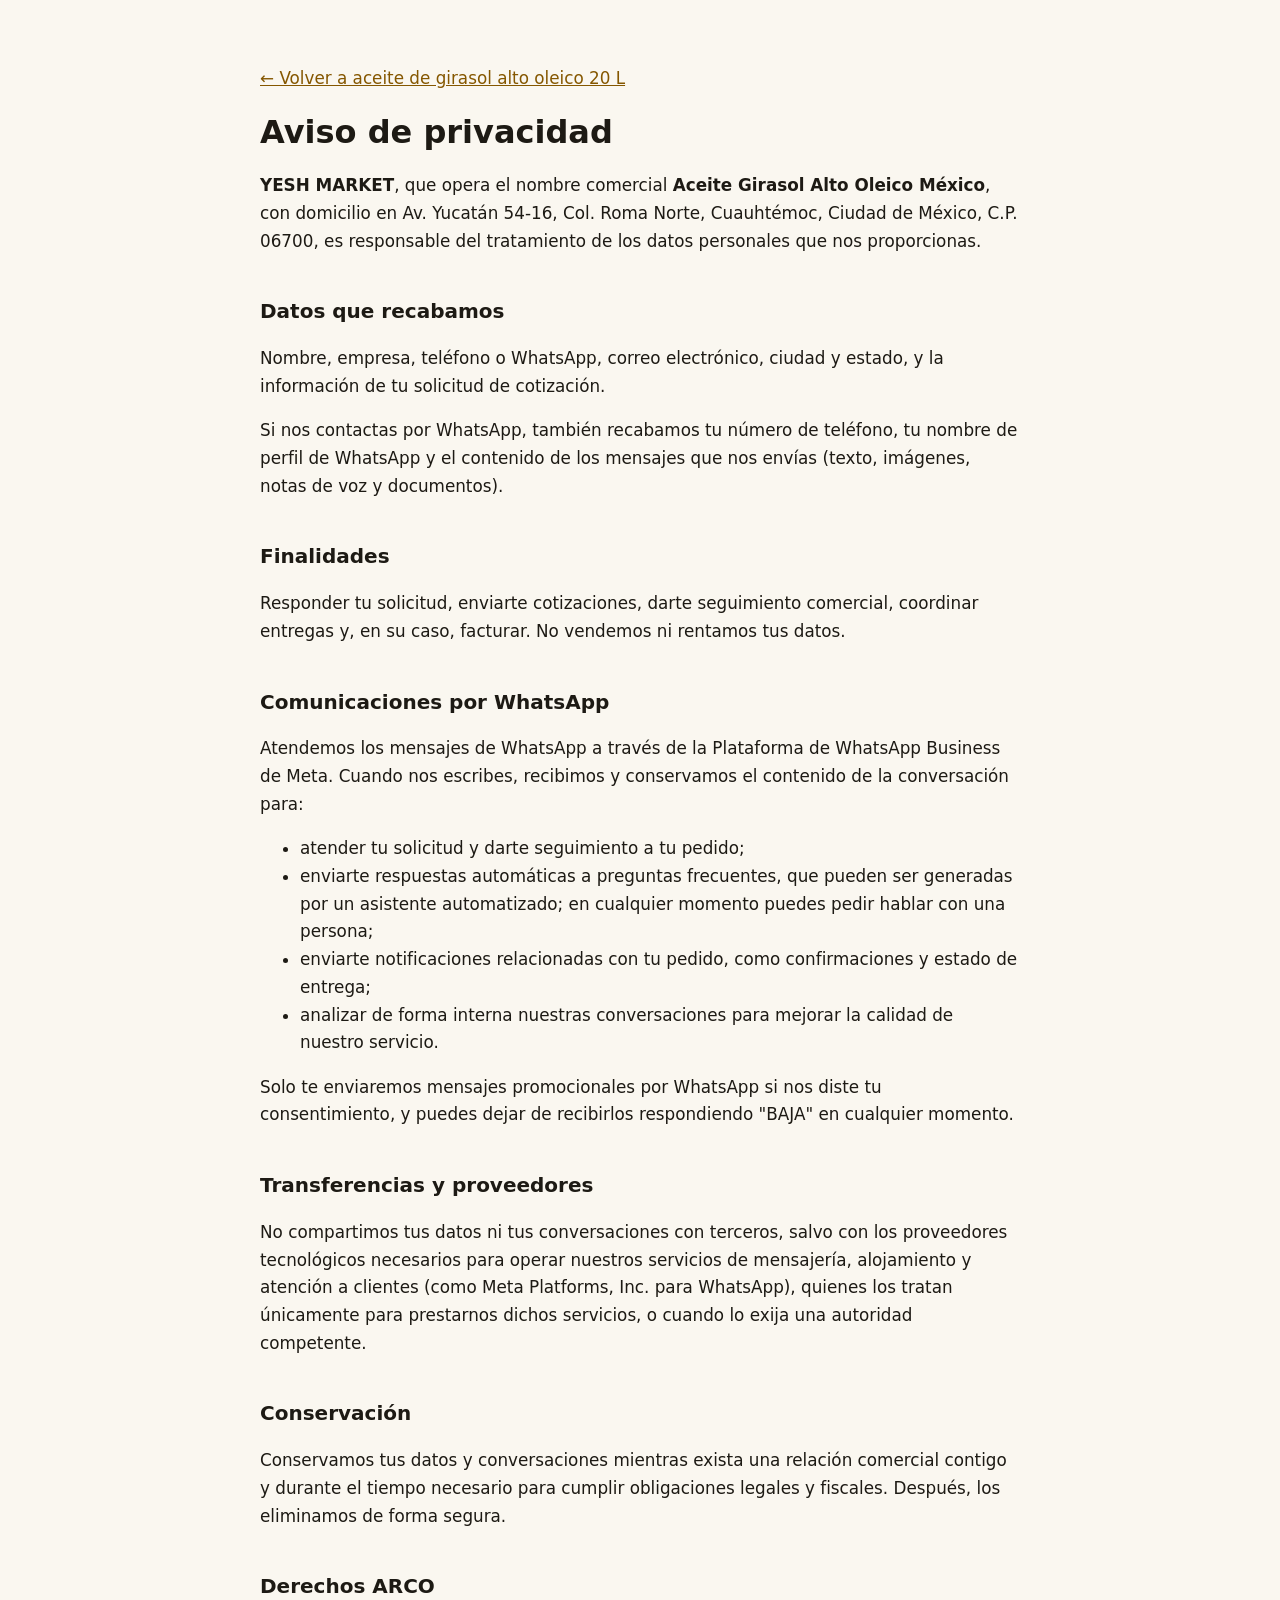
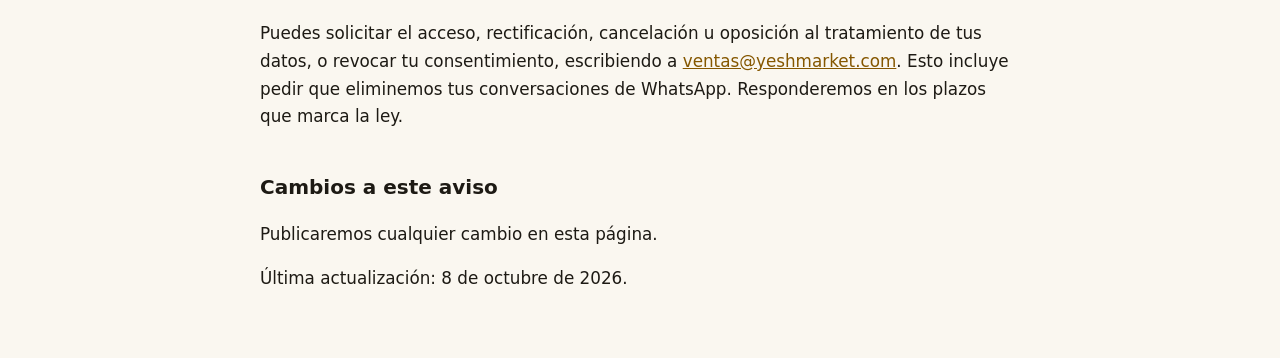
<file: aviso-de-privacidad/index.html>
<!doctype html>
<html lang="es-MX">
<head>
<meta charset="utf-8">
<!-- Google Tag Manager -->
<script>(function(w,d,s,l,i){w[l]=w[l]||[];w[l].push({'gtm.start':new Date().getTime(),event:'gtm.js'});var f=d.getElementsByTagName(s)[0],j=d.createElement(s),dl=l!='dataLayer'?'&l='+l:'';j.async=true;j.src='https://www.googletagmanager.com/gtm.js?id='+i+dl;f.parentNode.insertBefore(j,f);})(window,document,'script','dataLayer','GTM-TG3WTXMM');</script>
<!-- End Google Tag Manager -->
<meta name="viewport" content="width=device-width,initial-scale=1">
<title>Aviso de privacidad | Aceite Girasol Alto Oleico México</title>
<meta name="robots" content="noindex,follow">
<link rel="canonical" href="https://aceitealtooleico.com/aviso-de-privacidad/">
<link rel="icon" href="https://aceitealtooleico.com/assets/img/favicon.svg" type="image/svg+xml">
<style>
body{margin:0;background:#faf7f0;color:#1d1a14;font:1.05rem/1.65 system-ui,-apple-system,"Segoe UI",Roboto,Arial,sans-serif}
main{max-width:760px;margin:0 auto;padding:48px 20px}
h1{font-size:2rem;line-height:1.15}h2{font-size:1.25rem;margin-top:2em}
a{color:#855700}.draft{background:#fff4cf;border:1px solid #e8c766;padding:12px 14px;border-radius:8px}
</style>
</head>
<body>
<!-- Google Tag Manager (noscript) -->
<noscript><iframe src="https://www.googletagmanager.com/ns.html?id=GTM-TG3WTXMM" height="0" width="0" style="display:none;visibility:hidden" title="Google Tag Manager"></iframe></noscript>
<!-- End Google Tag Manager (noscript) -->
<main>
<p><a href="https://aceitealtooleico.com/">← Volver a aceite de girasol alto oleico 20 L</a></p>
<h1>Aviso de privacidad</h1>
<!-- PLANTILLA: revisar con asesoría legal antes de publicar (LFPDPPP). -->
<p><strong>YESH MARKET</strong>, que opera el nombre comercial <strong>Aceite Girasol Alto Oleico México</strong>, con domicilio en Av. Yucatán 54-16, Col. Roma Norte, Cuauhtémoc, Ciudad de México, C.P. 06700, es responsable del tratamiento de los datos personales que nos proporcionas.</p>

<h2>Datos que recabamos</h2>
<p>Nombre, empresa, teléfono o WhatsApp, correo electrónico, ciudad y estado, y la información de tu solicitud de cotización.</p>
<p>Si nos contactas por WhatsApp, también recabamos tu número de teléfono, tu nombre de perfil de WhatsApp y el contenido de los mensajes que nos envías (texto, imágenes, notas de voz y documentos).</p>

<h2>Finalidades</h2>
<p>Responder tu solicitud, enviarte cotizaciones, darte seguimiento comercial, coordinar entregas y, en su caso, facturar. No vendemos ni rentamos tus datos.</p>

<h2>Comunicaciones por WhatsApp</h2>
<p>Atendemos los mensajes de WhatsApp a través de la Plataforma de WhatsApp Business de Meta. Cuando nos escribes, recibimos y conservamos el contenido de la conversación para:</p>
<ul>
<li>atender tu solicitud y darte seguimiento a tu pedido;</li>
<li>enviarte respuestas automáticas a preguntas frecuentes, que pueden ser generadas por un asistente automatizado; en cualquier momento puedes pedir hablar con una persona;</li>
<li>enviarte notificaciones relacionadas con tu pedido, como confirmaciones y estado de entrega;</li>
<li>analizar de forma interna nuestras conversaciones para mejorar la calidad de nuestro servicio.</li>
</ul>
<p>Solo te enviaremos mensajes promocionales por WhatsApp si nos diste tu consentimiento, y puedes dejar de recibirlos respondiendo "BAJA" en cualquier momento.</p>

<h2>Transferencias y proveedores</h2>
<p>No compartimos tus datos ni tus conversaciones con terceros, salvo con los proveedores tecnológicos necesarios para operar nuestros servicios de mensajería, alojamiento y atención a clientes (como Meta Platforms, Inc. para WhatsApp), quienes los tratan únicamente para prestarnos dichos servicios, o cuando lo exija una autoridad competente.</p>

<h2>Conservación</h2>
<p>Conservamos tus datos y conversaciones mientras exista una relación comercial contigo y durante el tiempo necesario para cumplir obligaciones legales y fiscales. Después, los eliminamos de forma segura.</p>

<h2>Derechos ARCO</h2>
<p>Puedes solicitar el acceso, rectificación, cancelación u oposición al tratamiento de tus datos, o revocar tu consentimiento, escribiendo a <a href="mailto:ventas@yeshmarket.com">ventas@yeshmarket.com</a>. Esto incluye pedir que eliminemos tus conversaciones de WhatsApp. Responderemos en los plazos que marca la ley.</p>

<h2>Cambios a este aviso</h2>
<p>Publicaremos cualquier cambio en esta página.</p>
<p>Última actualización: 8 de octubre de 2026.</p>
</main>
</body>
</html>
</file>
